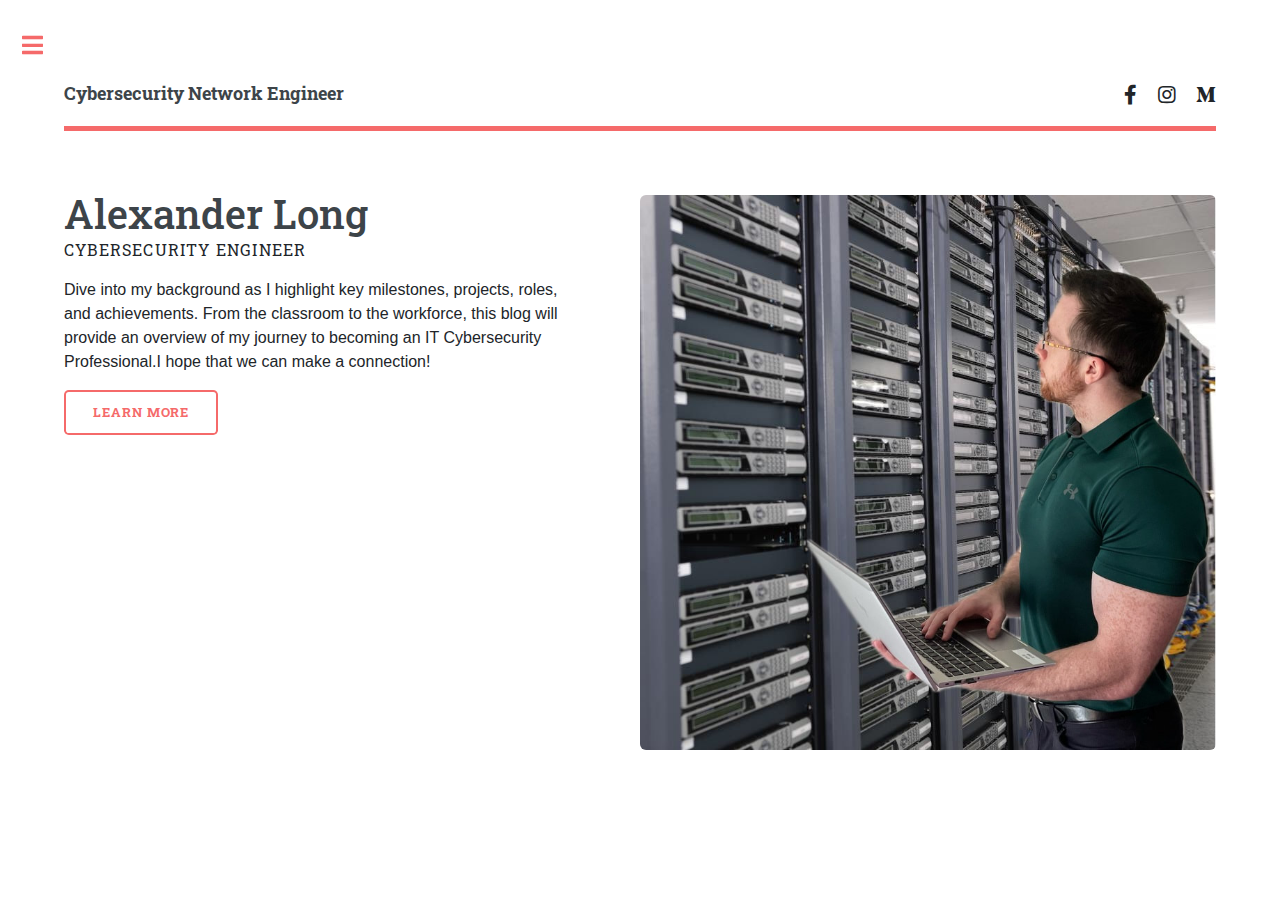
<file: index.html>
<!DOCTYPE HTML>
<!--
	Editorial by HTML5 UP
	html5up.net | @ajlkn
	Free for personal and commercial use under the CCA 3.0 license (html5up.net/license)
-->
<html>
	<head>
		<title>Editorial by HTML5 UP</title>
		<meta charset="utf-8" />
		<meta name="viewport" content="width=device-width, initial-scale=1, user-scalable=no" />
		<link rel="stylesheet" href="assets/css/main.css" />
	</head>
<title>Skills Section</title>
<!-- Bootstrap CSS -->
<link rel="stylesheet" href="https://stackpath.bootstrapcdn.com/bootstrap/4.5.2/css/bootstrap.min.css" integrity="sha384-JcKb8q3iqJ61gNV9KGb8thSsNjpSL0n8PARn9HuZOnIxN0hoP+VmmDGMN5t9UJ0Z" crossorigin="anonymous">
<style>
/* Custom CSS for progress bars */
.progress-wrap {
    margin-bottom: 30px;
}
</style>	
	<body class="is-preload">

		<!-- Wrapper -->
			<div id="wrapper">

				<!-- Main -->
					<div id="main">
						<div class="inner">

							<!-- Header -->
								<header id="header">
									<a href="index.html" class="logo"><strong>Cybersecurity Network Engineer</strong> </a>
									<ul class="icons">
										<li><a href="#" class="icon brands fa-facebook-f"><span class="label">Facebook</span></a></li>
										<li><a href="#" class="icon brands fa-instagram"><span class="label">Instagram</span></a></li>
										<li><a href="#" class="icon brands fa-medium-m"><span class="label">Medium</span></a></li>
									</ul>
								</header>

							<!-- Banner -->
								<section id="banner">
									<div class="content">
										<header>
											<h1>Alexander Long<br /></h1>
											<p>Cybersecurity Engineer</p>
										</header>
										<p>Dive into my background as I highlight key milestones, projects, roles, and achievements. From the classroom to the workforce, this blog will provide an overview of my journey to becoming an ​IT Cybersecurity Professional.
											​I hope that we can make a connection!</p>
										<ul class="actions">
											<li><a href="#" class="button big">Learn More</a></li>
										</ul>
									</div>
									<span class="image object">
										<img src="images/pic10a.jpg" alt="" />
									</span>
								</section>


							<!-- Bootstrap JS and dependencies for skill bar -->
							<script src="https://code.jquery.com/jquery-3.5.1.slim.min.js" integrity="sha384-DfXdz2htPH0lsSSs5nCTpuj/zy4C+OGpamoFVy38MVBnE+IbbVYUew+OrCXaRkfj" crossorigin="anonymous"></script>
							<script src="https://cdn.jsdelivr.net/npm/@popperjs/core@2.5.2/dist/umd/popper.min.js" integrity="sha384-EE8WdsqJlJzBy6VQF5OGyXNEFVs7W5y04dMluj1i1z8Ec2RnI3ffXm0tJjyEZIiS" crossorigin="anonymous"></script>
							<script src="https://stackpath.bootstrapcdn.com/bootstrap/4.5.2/js/bootstrap.min.js" integrity="sha384-JcKb8q3iqJ61gNV9KGb8thSsNjpSL0n8PARn9HuZOnIxN0hoP+VmmDGMN5t9UJ0Z" crossorigin="anonymous"></script>
							
						</div>
					</div>

				<!-- Sidebar -->
					<div id="sidebar">
						<div class="inner">

							<!-- Search -->
								<section id="search" class="alt">
									<form method="post" action="#">
										<input type="text" name="query" id="query" placeholder="Search" />
									</form>
								</section>

							<!-- Menu -->
								<nav id="menu">
									<header class="major">
										<h2>Menu</h2>
									</header>
									<ul>
										<li><a href="index.html">Home</a></li>
										<li><a href="generic.html">Experience</a></li>
										<li><a href="elements.html">Contact Me</a></li>
										<li>
											<span class="opener">Cybersecurity</span>
											<ul>
												<li><a href="#">Project 1</a></li>
												<li><a href="#">Project 2</a></li>
												<li><a href="#">Project 3</a></li>
												<li><a href="#">Project 4</a></li>
											</ul>
										</li>
										
										<li>
											<span class="opener">Network Design</span>
											<ul>
												<li><a href="#">Project 1</a></li>
												<li><a href="#">Project 2</a></li>
												<li><a href="#">Project 3</a></li>
												<li><a href="#">Project 4</a></li>
											</ul>
										</li>
										<li>
											<span class="opener">Devops</span>
											<ul>
												<li><a href="#">Project 1</a></li>
												<li><a href="#">Project 2</a></li>
												<li><a href="#">Project 3</a></li>
												<li><a href="#">Project 4</a></li>
											</ul>
										</li>
								</nav>

							<!-- Section -->
							

							<!-- Section -->
								<section>
									<header class="major">
										<h2>Get in touch</h2>
									</header>
									<p>I welcome the opportunity to connect with you! Whether you're interested in discussing potential collaborations, have inquiries about my work, or simply want to say hello, I'm here to assist. Feel free to reach out to me.</p>
									<ul class="contact">
										<li class="icon solid fa-envelope"><a href="#">Alexanderlongsta@gmail.com</a></li>
										<li class="icon solid fa-phone">919-607-5626</li>
										<li class="icon solid fa-home">Raleigh, North Carolina<br />
										</li>
									</ul>
								</section>

							<!-- Footer -->
								<footer id="footer">
									<p class="copyright">&copy; All rights reserved. <a href="https://unsplash.com"></a> <a href="https://html5up.net"></a></p>
								</footer>

						</div>
					</div>

			</div>

		<!-- Scripts -->
			<script src="assets/js/jquery.min.js"></script>
			<script src="assets/js/browser.min.js"></script>
			<script src="assets/js/breakpoints.min.js"></script>
			<script src="assets/js/util.js"></script>
			<script src="assets/js/main.js"></script>

	</body>
</html>
</file>
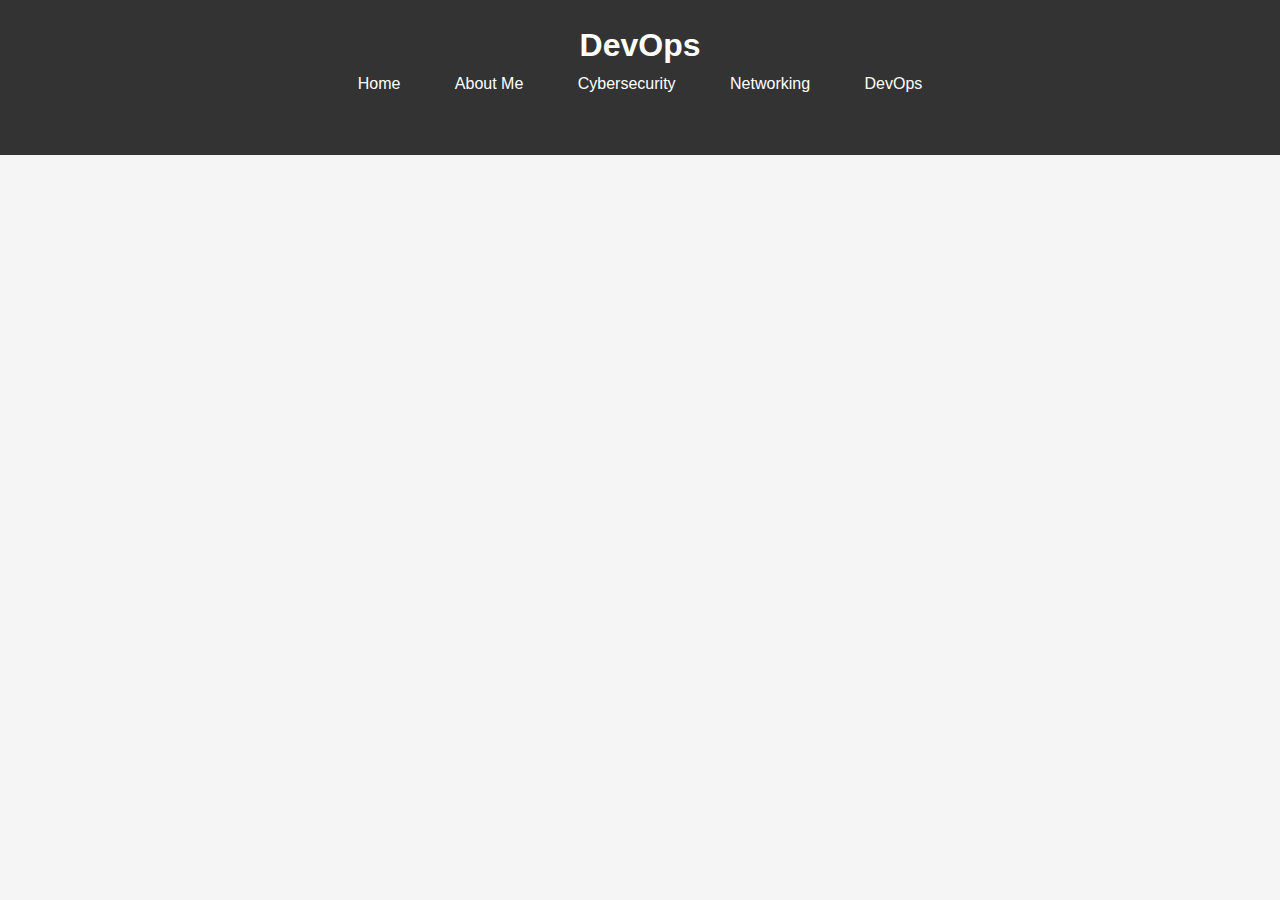
<file: Devops.html>
<!DOCTYPE html>
<html lang="en">
<head>
    <meta charset="UTF-8">
    <meta name="viewport" content="width=device-width, initial-scale=1.0">
    <title>DevOps</title>
    <link rel="stylesheet" href="styles/main.css">
</head>
<body>
    <header>
        <h1>DevOps</h1>
        <nav>
            <ul>
                <li><a href="index.html">Home</a></li>
                <li><a href="about.html">About Me</a></li>
                <li><a href="cybersecurity.html">Cybersecurity</a></li>
                <li><a href="networking.html">Networking</a></li>
                <li><a href="devops.html">DevOps</a></li>
            </ul>
        </nav>
    </header>
    <main>
        <p>This page showcases my DevOps skills and projects.</p>
    </main>
    <footer>
        <p>&copy; 2024 My Career Portfolio</p>
    </footer>
</body>
</html>
</file>
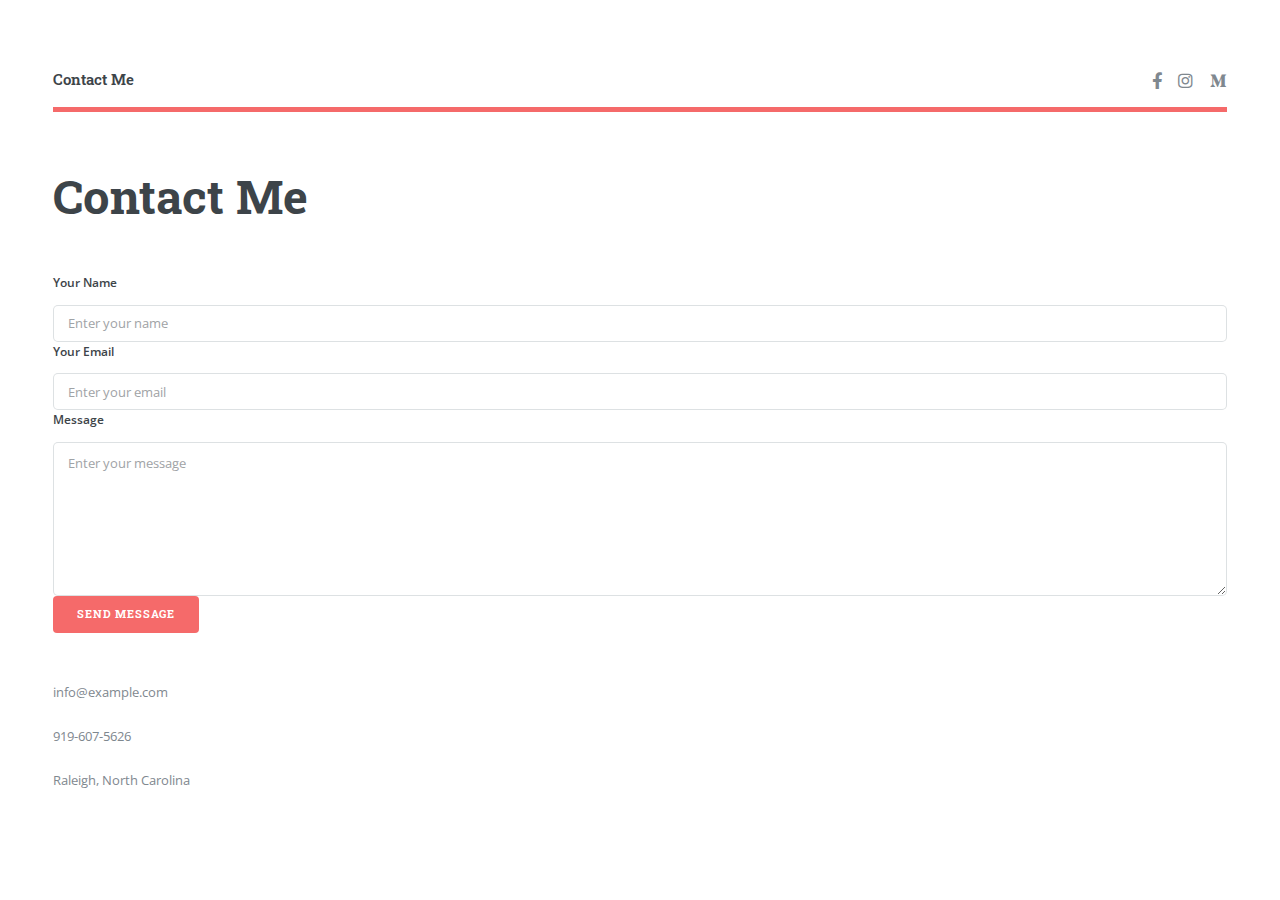
<file: elements.html>
<!DOCTYPE HTML>
<html>
<head>
    <title>Contact Me</title>
    <meta charset="utf-8" />
    <meta name="viewport" content="width=device-width, initial-scale=1" />
    <link rel="stylesheet" href="assets/css/main.css" />
</head>
<body class="is-preload">

    <!-- Wrapper -->
    <div id="wrapper">

        <!-- Main -->
        <div id="main">
            <div class="inner">

                <!-- Header -->
                <header id="header">
                    <a href="index.html" class="logo"><strong>Contact Me</strong></a>
                    <ul class="icons">
                        <li><a href="#" class="icon brands fa-facebook-f"><span class="label">Facebook</span></a></li>
                        <li><a href="#" class="icon brands fa-instagram"><span class="label">Instagram</span></a></li>
                        <li><a href="#" class="icon brands fa-medium-m"><span class="label">Medium</span></a></li>
                    </ul>
                </header>

                <!-- Content -->
                <section>
                    <header class="main">
                        <h1>Contact Me</h1>
                    </header>

                    <!-- Contact Form -->
                    <form method="post" action="#">
                        <div class="fields">
                            <div class="field half">
                                <label for="name">Your Name</label>
                                <input type="text" name="name" id="name" placeholder="Enter your name" />
                            </div>
                            <div class="field half">
                                <label for="email">Your Email</label>
                                <input type="email" name="email" id="email" placeholder="Enter your email" />
                            </div>
                            <div class="field">
                                <label for="message">Message</label>
                                <textarea name="message" id="message" rows="6" placeholder="Enter your message"></textarea>
                            </div>
                        </div>
                        <ul class="actions">
                            <li><input type="submit" value="Send Message" class="button primary" /></li>
                        </ul>
                    </form>

                    <!-- Contact Information -->
                    <section class="split">
                        <section>
                            <div class="contact-method">
                                <span><br>info@example.com</br></span>
                                <span><br>919-607-5626</br></span>
                                <span><br />Raleigh, North Carolina<br /></span>
                            </div>
                        </section>
                    </section>
                </section>
            </div>
        </div>

        <!-- Sidebar -->
        <div id="sidebar">
            <div class="inner">

                <!-- Search -->
                <section id="search">
                    <form method="post" action="#">
                        <input type="text" name="query" placeholder="Search" />
                    </form>
                </section>

                <!-- Menu -->
								<nav id="menu">
									<header class="major">
										<h2>Menu</h2>
									</header>
									<ul>
										<li><a href="index.html">Home</a></li>
										<li><a href="generic.html">Experience</a></li>
										<li><a href="elements.html">Contact Me</a></li>
										<li>
											<span class="opener">Cybersecurity</span>
											<ul>
												<li><a href="#">Project 1</a></li>
												<li><a href="#">Project 2</a></li>
												<li><a href="#">Project 3</a></li>
												<li><a href="#">Project 4</a></li>
											</ul>
										</li>
										
										<li>
											<span class="opener">Network Design</span>
											<ul>
												<li><a href="#">Project 1</a></li>
												<li><a href="#">Project 2</a></li>
												<li><a href="#">Project 3</a></li>
												<li><a href="#">Project 4</a></li>
											</ul>
										</li>
										<li>
											<span class="opener">Devops</span>
											<ul>
												<li><a href="#">Project 1</a></li>
												<li><a href="#">Project 2</a></li>
												<li><a href="#">Project 3</a></li>
												<li><a href="#">Project 4</a></li>
											</ul>
										</li>
								</nav>


    <!-- Scripts -->
    <script src="assets/js/main.js"></script>

</body>
</html>
</file>
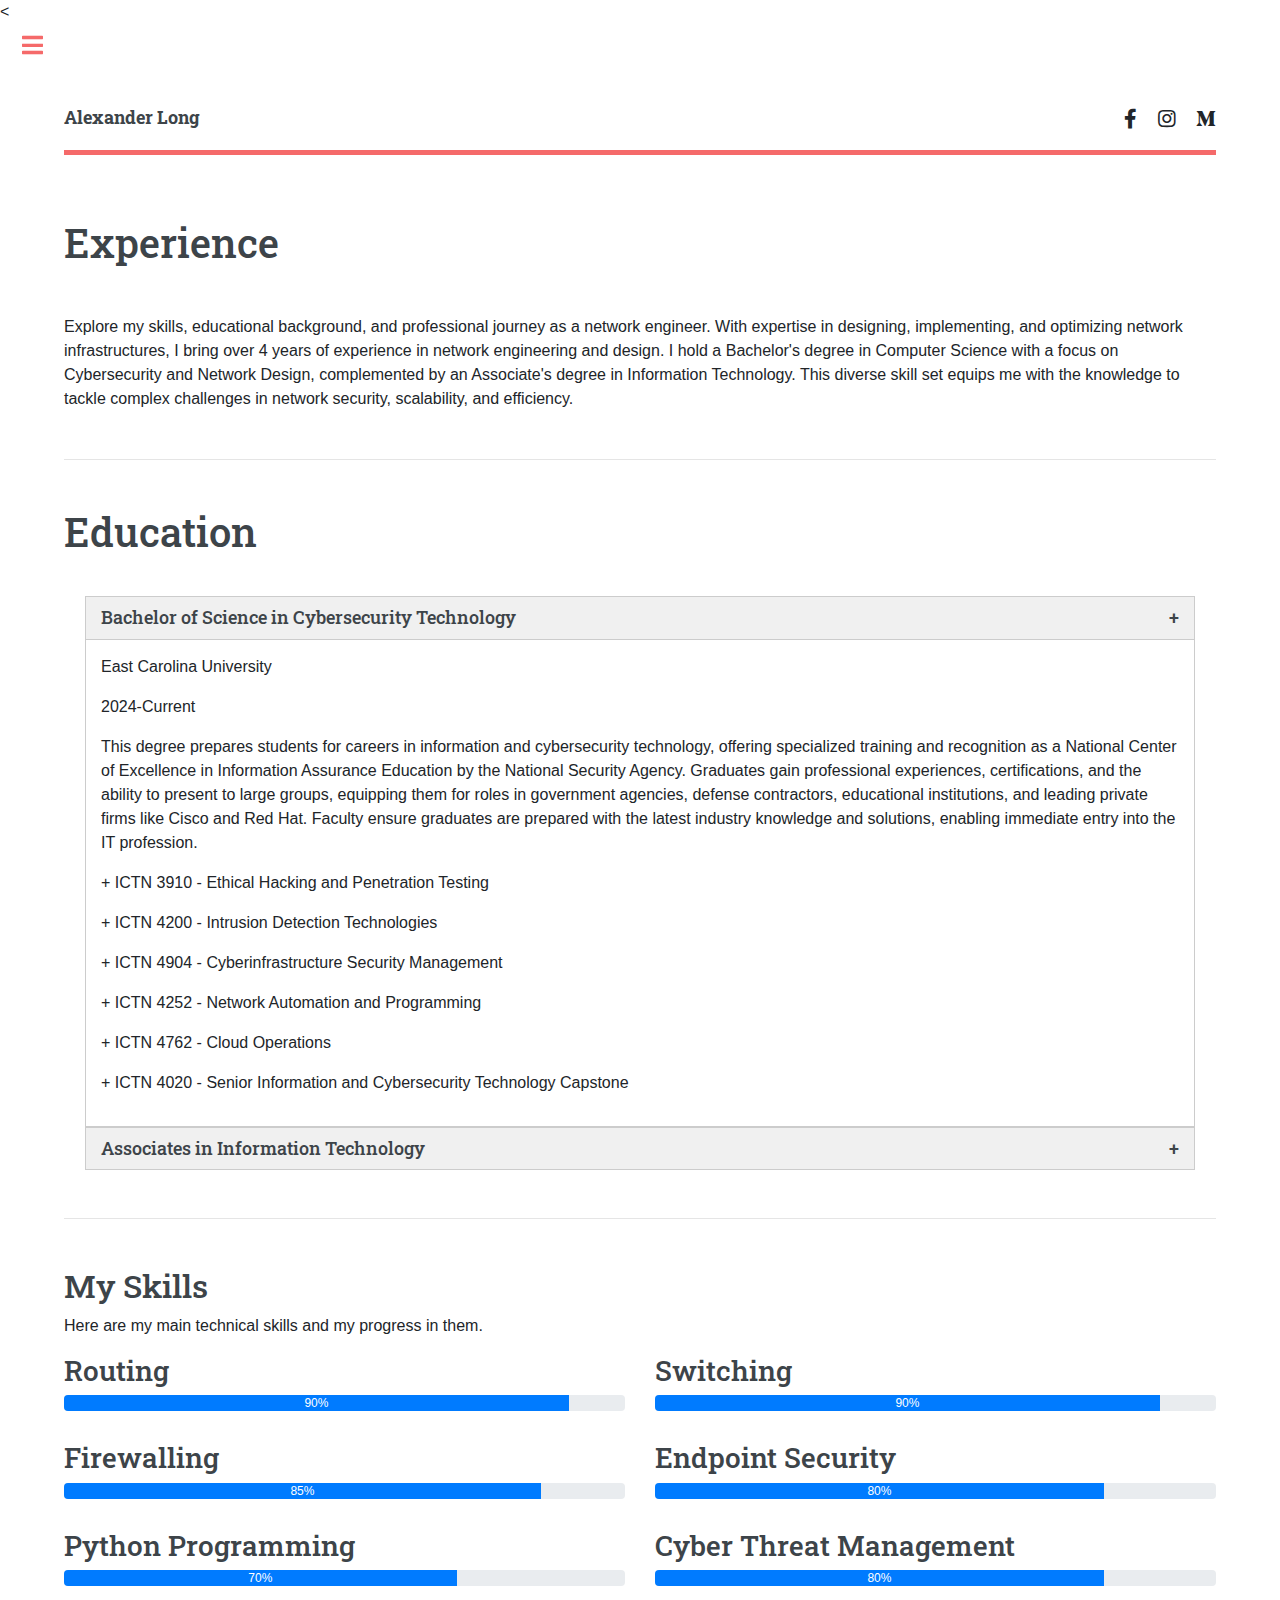
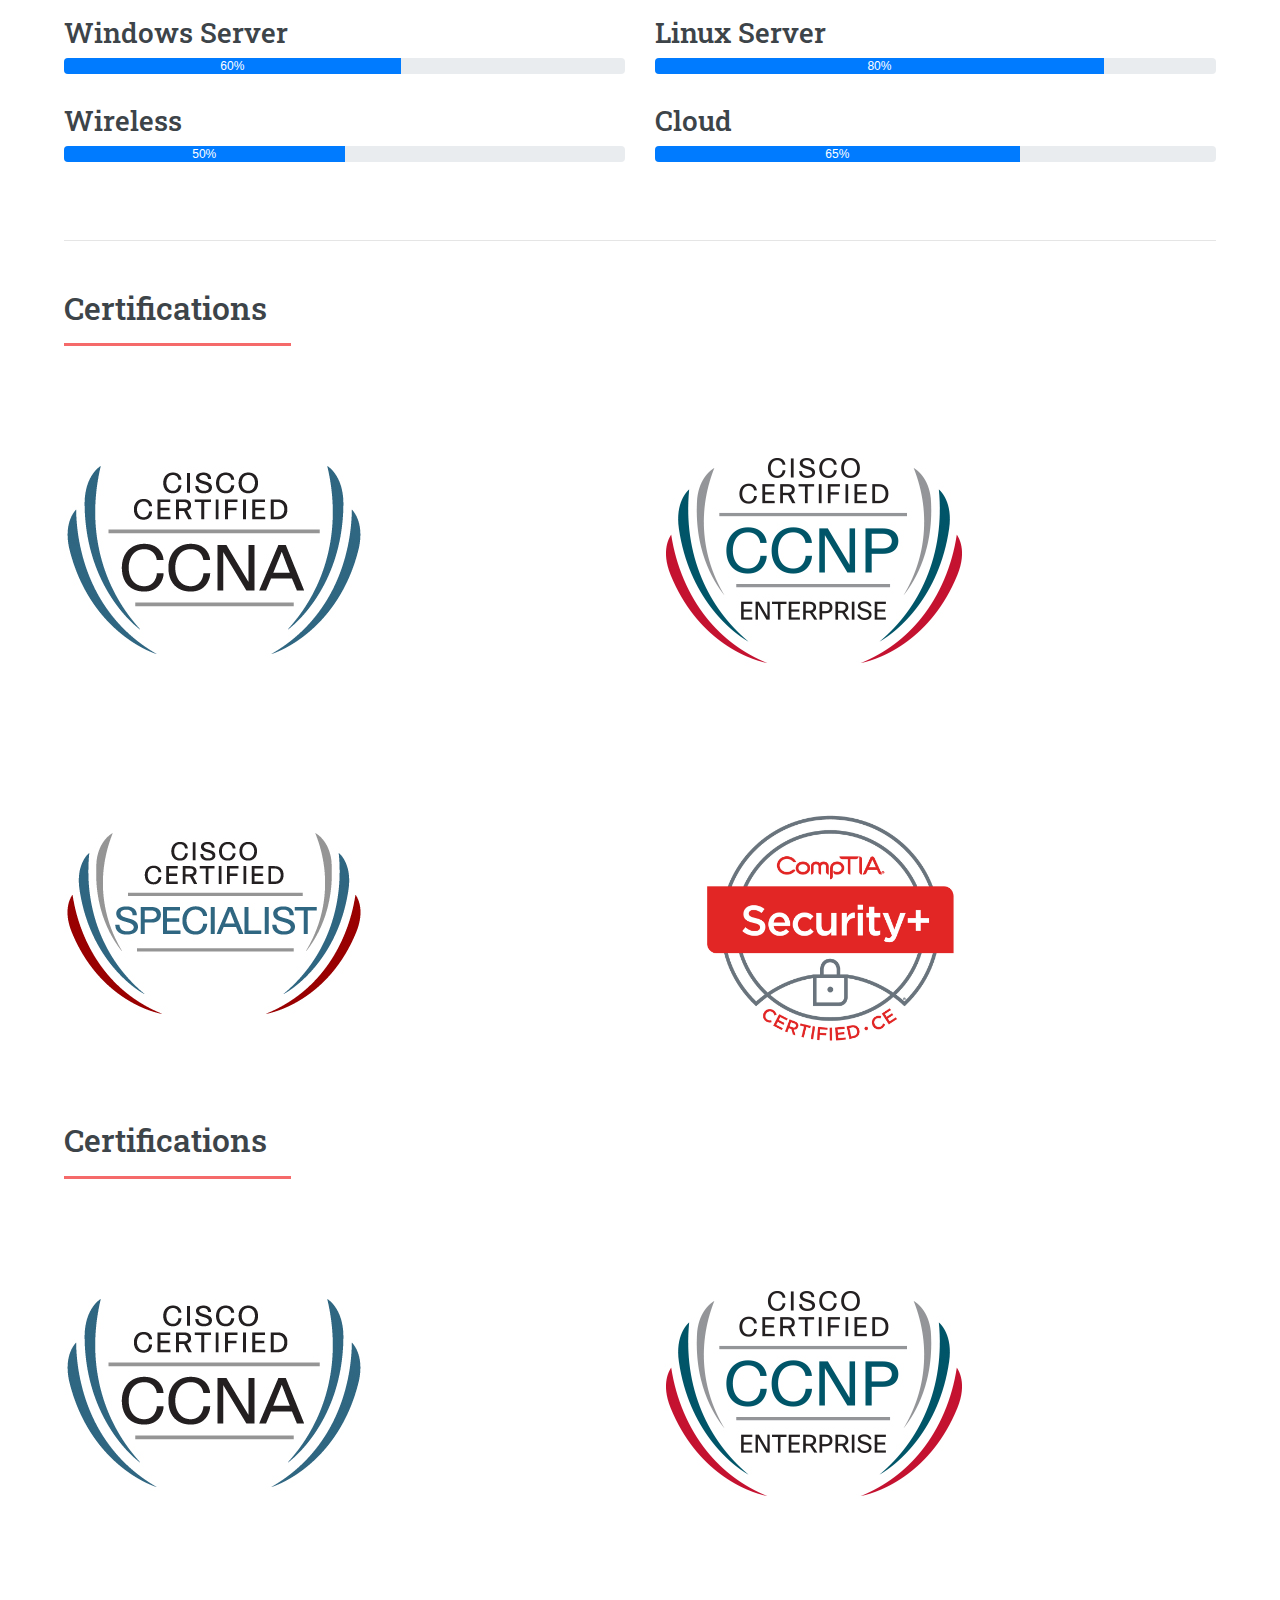
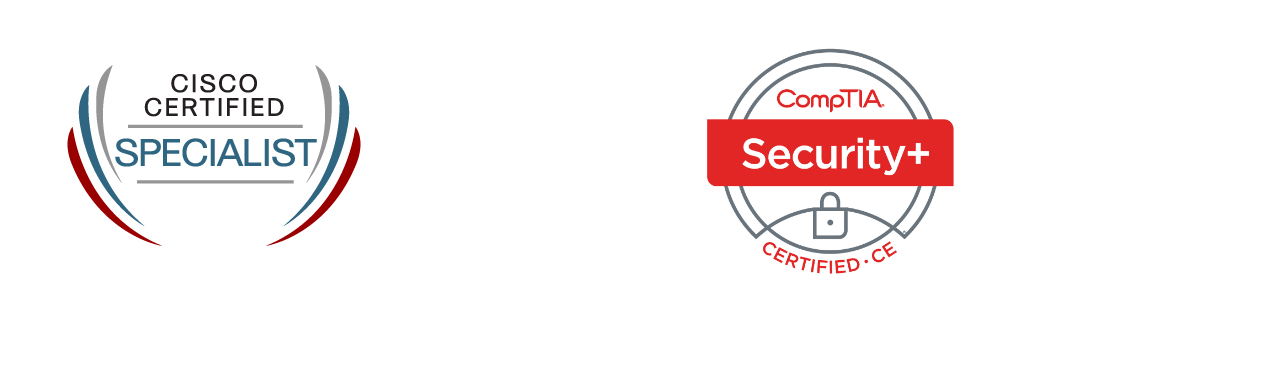
<file: generic.html>
<!DOCTYPE HTML>
<!--
	Editorial by HTML5 UP
	html5up.net | @ajlkn
	Free for personal and commercial use under the CCA 3.0 license (html5up.net/license)
-->
<html>
	<head>
		<title>Generic - Editorial by HTML5 UP</title>
		<meta charset="utf-8" />
		<meta name="viewport" content="width=device-width, initial-scale=1, user-scalable=no" />
		<link rel="stylesheet" href="assets/css/main.css" />
		<meta charset="UTF-8">
		<meta name="viewport" content="width=device-width, initial-scale=1.0">
		<title>Contact Me</title>
		<!-- Bootstrap CSS -->
		<link href="https://stackpath.bootstrapcdn.com/bootstrap/4.5.2/css/bootstrap.min.css" rel="stylesheet">
		<!-- jQuery (necessary for Bootstrap's JavaScript plugins) -->
		<script src="https://ajax.googleapis.com/ajax/libs/jquery/3.5.1/jquery.min.js"></script>
		<!-- Bootstrap JS -->
		<script src="https://stackpath.bootstrapcdn.com/bootstrap/4.5.2/js/bootstrap.min.js"></script>
	</head>
	<
	</head>
	<body class="is-preload">
		<!-- Bootstrap CSS -->
<link rel="stylesheet" href="https://stackpath.bootstrapcdn.com/bootstrap/4.5.2/css/bootstrap.min.css" integrity="sha384-JcKb8q3iqJ61gNV9KGb8thSsNjpSL0n8PARn9HuZOnIxN0hoP+VmmDGMN5t9UJ0Z" crossorigin="anonymous">
<style>
/* Custom CSS for progress bars */
.progress-wrap {
    margin-bottom: 30px;
}
</style>	
<style>
	.panel-heading {
		background-color: #f0f0f0;
		padding: 10px 15px;
		border: 1px solid #ccc;
		cursor: pointer;
	}
	.panel-body {
		padding: 15px;
		border: 1px solid #ccc;
		border-top: none;
	}
	.panel-title {
		margin: 0;
		font-size: 18px;
	}
	.plus-sign {
		float: right;
	}
</style>


		<!-- Wrapper -->
			<div id="wrapper">

				<!-- Main -->
					<div id="main">
						<div class="inner">

							<!-- Header -->
								<header id="header">
									<a href="index.html" class="logo"><strong>Alexander Long</strong></a>
									<ul class="icons">
										<li><a href="#" class="icon brands fa-facebook-f"><span class="label">Facebook</span></a></li>
										<li><a href="#" class="icon brands fa-instagram"><span class="label">Instagram</span></a></li>
										<li><a href="#" class="icon brands fa-medium-m"><span class="label">Medium</span></a></li>
									</ul>
								</header>

							<!-- Content -->
								<section>
									<div class="content">
										<header class="main">
											<h1>Experience</h1>
										</header>
								
										<div class="image-and-text">
											<div class="image main">
												
											</div>
								
											<div class="text">
												<p>Explore my skills, educational background, and professional journey as a network engineer.
												With expertise in designing, implementing, and optimizing network infrastructures, I bring over 4 years of experience in network engineering and design. 
												I hold a Bachelor's degree in Computer Science with a focus on Cybersecurity and Network Design, complemented by an Associate's degree in Information Technology.
												This diverse skill set equips me with the knowledge to tackle complex challenges in network security, scalability, and efficiency.</p>
											</div>
										</div>
								
									</div>
									<div class="content">
										<header class="main">
											<hr class="major" />
											<h1>Education</h1>
										</header>
										<div class="container">
											<div class="row">
												<div class="col-md-12 animate-box fadeInLeft animated" data-animate-effect="fadeInLeft">
													<div class="fancy-collapse-panel">
														<div class="panel-group" id="accordion" role="tablist" aria-multiselectable="true">
										
															<!-- Bachelor of Science in Cybersecurity Technology -->
															<div class="panel panel-default">
																<div class="panel-heading" role="tab" id="headingOne" data-toggle="collapse" data-target="#collapseOne" aria-expanded="true" aria-controls="collapseOne">
																	<h4 class="panel-title">
																		Bachelor of Science in Cybersecurity Technology
																		<span class="plus-sign">+</span>
																	</h4>
																</div>
																<div id="collapseOne" class="panel-collapse collapse show" role="tabpanel" aria-labelledby="headingOne">
																	<div class="panel-body">
																		<div class="text">
																			<p>East Carolina University</p>
																			<p>2024-Current</p>
																			<p>This degree prepares students for careers in information and cybersecurity technology, offering specialized training and recognition as a National Center of Excellence in Information Assurance Education by the National Security Agency. Graduates gain professional experiences, certifications, and the ability to present to large groups, equipping them for roles in government agencies, defense contractors, educational institutions, and leading private firms like Cisco and Red Hat. Faculty ensure graduates are prepared with the latest industry knowledge and solutions, enabling immediate entry into the IT profession.</p>
																			<p>+ ICTN 3910 - Ethical Hacking and Penetration Testing</p>
																			<p>+ ICTN 4200 - Intrusion Detection Technologies</p>
																			<p>+ ICTN 4904 - Cyberinfrastructure Security Management</p>
																			<p>+ ICTN 4252 - Network Automation and Programming</p>
																			<p>+ ICTN 4762 - Cloud Operations</p>
																			<p>+ ICTN 4020 - Senior Information and Cybersecurity Technology Capstone</p>

																		</div>
																	</div>
																</div>
															</div>
										
															<!-- Associates in Information Technology -->
															<div class="panel panel-default">
																<div class="panel-heading" role="tab" id="headingTwo" data-toggle="collapse" data-target="#collapseTwo" aria-expanded="false" aria-controls="collapseTwo">
																	<h4 class="panel-title">
																		Associates in Information Technology
																		<span class="plus-sign">+</span>
																	</h4>
																</div>
																<div id="collapseTwo" class="panel-collapse collapse" role="tabpanel" aria-labelledby="headingTwo">
																	<div class="panel-body">
																		<div class="text">
																			<p>Vance Granville CC</p>
																			<p>2019-2021</p>
																			<p></p>
																			<p>This degree prepares students for careers in information and cybersecurity technology, offering specialized training and recognition as a National Center of Excellence in Information Assurance Education by the National Security Agency. Graduates gain professional experiences, certifications, and the ability to present to large groups, equipping them for roles in government agencies, defense contractors, educational institutions, and leading private firms like Cisco and Red Hat. Faculty ensure graduates are prepared with the latest industry knowledge and solutions, enabling immediate entry into the IT profession.</p>
																			<p>+ CTI 120 Network & Security Foundation</p>
																			<p>+ NET 110 Networking Concepts</p>
																			<p>+ SEC 110 Security Concepts</p>
																			<p>+ CTI 141 Cloud & Storage Concepts</p>
																			<p>+ CSC 121 Python Programming</p>
																			<p>+ CCT 121 Computer Crime Investigating</p>
																		</div>
																	</div>
																</div>
															</div>
										
														</div>
													</div>
												</div>
											</div>
										</div>
									<hr class="major" />
									<!-- Skill Bars -->
							<section class="colorlib-skills" data-section="skills">
								<div class="colorlib-narrow-content">
									<div class="row">
										<div class="col-md-6 col-md-offset-3 col-md-pull-3 animate-box fadeInLeft animated" data-animate-effect="fadeInLeft">
											<h2 class="colorlib-heading animate-box fadeInUp animated">My Skills</h2>
										</div>
									</div>
									<div class="row">
										<div class="col-md-12 animate-box fadeInLeft animated" data-animate-effect="fadeInLeft">
											<p>Here are my main technical skills and my progress in them.</p>
										</div>
										<div class="col-md-6 animate-box fadeInLeft animated" data-animate-effect="fadeInLeft">
											<div class="progress-wrap">
												<h3>Routing</h3>
												<div class="progress">
													<div class="progress-bar color-1" role="progressbar" aria-valuenow="90" aria-valuemin="0" aria-valuemax="100" style="width:90%">
														<span>90%</span>
													</div>
												</div>
											</div>
										</div>
										<div class="col-md-6 animate-box fadeInRight animated" data-animate-effect="fadeInRight">
											<div class="progress-wrap">
												<h3>Switching</h3>
												<div class="progress">
													<div class="progress-bar color-2" role="progressbar" aria-valuenow="90" aria-valuemin="0" aria-valuemax="100" style="width:90%">
														<span>90%</span>
													</div>
												</div>
											</div>
										</div>
										<div class="col-md-6 animate-box fadeInLeft animated" data-animate-effect="fadeInLeft">
											<div class="progress-wrap">
												<h3>Firewalling</h3>
												<div class="progress">
													<div class="progress-bar color-3" role="progressbar" aria-valuenow="85" aria-valuemin="0" aria-valuemax="100" style="width:85%">
														<span>85%</span>
													</div>
												</div>
											</div>
										</div>
										<div class="col-md-6 animate-box fadeInRight animated" data-animate-effect="fadeInRight">
											<div class="progress-wrap">
												<h3>Endpoint Security</h3>
												<div class="progress">
													<div class="progress-bar color-4" role="progressbar" aria-valuenow="80" aria-valuemin="0" aria-valuemax="100" style="width:80%">
														<span>80%</span>
													</div>
												</div>
											</div>
										</div>
										<div class="col-md-6 animate-box fadeInLeft animated" data-animate-effect="fadeInLeft">
											<div class="progress-wrap">
												<h3>Python Programming</h3>
												<div class="progress">
													<div class="progress-bar color-5" role="progressbar" aria-valuenow="70" aria-valuemin="0" aria-valuemax="100" style="width:70%">
														<span>70%</span>
													</div>
												</div>
											</div>
										</div>
										<div class="col-md-6 animate-box fadeInRight animated" data-animate-effect="fadeInRight">
											<div class="progress-wrap">
												<h3>Cyber Threat Management</h3>
												<div class="progress">
													<div class="progress-bar color-6" role="progressbar" aria-valuenow="80" aria-valuemin="0" aria-valuemax="100" style="width:80%">
														<span>80%</span>
													</div>
												</div>
											</div>
										</div>
										<div class="col-md-6 animate-box fadeInLeft animated" data-animate-effect="fadeInLeft">
											<div class="progress-wrap">
												<h3>Windows Server</h3>
												<div class="progress">
													<div class="progress-bar color-7" role="progressbar" aria-valuenow="60" aria-valuemin="0" aria-valuemax="100" style="width:60%">
														<span>60%</span>
													</div>
												</div>
											</div>
										</div>
										<div class="col-md-6 animate-box fadeInRight animated" data-animate-effect="fadeInRight">
											<div class="progress-wrap">
												<h3>Linux Server</h3>
												<div class="progress">
													<div class="progress-bar color-8" role="progressbar" aria-valuenow="80" aria-valuemin="0" aria-valuemax="100" style="width:80%">
														<span>80%</span>
													</div>
												</div>
											</div>
										</div>
										<div class="col-md-6 animate-box fadeInLeft animated" data-animate-effect="fadeInLeft">
											<div class="progress-wrap">
												<h3>Wireless</h3>
												<div class="progress">
													<div class="progress-bar color-9" role="progressbar" aria-valuenow="50" aria-valuemin="0" aria-valuemax="100" style="width:50%">
														<span>50%</span>
													</div>
												</div>
											</div>
										</div>
										<div class="col-md-6 animate-box fadeInRight animated" data-animate-effect="fadeInRight">
											<div class="progress-wrap">
												<h3>Cloud</h3>
												<div class="progress">
													<div class="progress-bar color-10" role="progressbar" aria-valuenow="65" aria-valuemin="0" aria-valuemax="100" style="width:65%">
														<span>65%</span>
													</div>
												</div>
											</div>
										</div>
									</div>
								</div>
							</section>
							<!-- Skill bar ends -->
							<!-- Section -->
							<hr class="major">
							<section>
								<header class="major">
									<h2>Certifications</h2>
								</header>
								<div class="features">
									<article>
										<img src="images/ccna_large.jpg" alt="Cisco CCNA" />
										<div class="content">
											<h3></h3>
											<p></p>
										</div>
									</article>
									<article>
										<img src="images/CCNP_Enterprise_large.jpg" alt="Cisco CCNP" />
										<div class="content">
											<h3></h3>
											<p></p>
										</div>
									</article>
									<article>
										<img src="images/specialist_large.jpg" alt="Cisco ENSLD" />
										<div class="content">
											<h3></h3>
											<p></p>
										</div>
									</article>
									<article>
										<img src="images/SecurityPlus Logo Certified CE.jpg" alt="Comptia Sec+" class="shrink-image" class="shift-left" />
										<div class="content">
											<h3></h3>
											<p></p>
										</div>
									</article>
								</div>
							</section>
							<section>
								<header class="major">
									<h2>Certifications</h2>
								</header>
								<div class="features">
									<article>
										<img src="images/ccna_large.jpg" alt="Cisco CCNA" />
										<div class="content">
											<h3></h3>
											<p></p>
										</div>
									</article>
									<article>
										<img src="images/CCNP_Enterprise_large.jpg" alt="Cisco CCNP" />
										<div class="content">
											<h3></h3>
											<p></p>
										</div>
									</article>
									<article>
										<img src="images/specialist_large.jpg" alt="Cisco ENSLD" />
										<div class="content">
											<h3></h3>
											<p></p>
										</div>
									</article>
									<article>
										<img src="images/SecurityPlus Logo Certified CE.jpg" alt="Comptia Sec+" class="shrink-image" class="shift-left" />
										<div class="content">
											<h3></h3>
											<p></p>
										</div>
									</article>
								</div>
							</section>
								</section>

						</div>
					</div>
				<!-- Sidebar -->
					<div id="sidebar">
						<div class="inner">

							<!-- Search -->
								<section id="search" class="alt">
									<form method="post" action="#">
										<input type="text" name="query" id="query" placeholder="Search" />
									</form>
								</section>

							<!-- Menu -->
								<nav id="menu">
									<header class="major">
										<h2>Menu</h2>
									</header>
									<ul>
										<li><a href="index.html">Home</a></li>
										<li><a href="generic.html">Experience</a></li>
										<li><a href="elements.html">Contact Me</a></li>
										<li>
											<span class="opener">Cybersecurity</span>
											<ul>
												<li><a href="#">Project 1</a></li>
												<li><a href="#">Project 2</a></li>
												<li><a href="#">Project 3</a></li>
												<li><a href="#">Project 4</a></li>
											</ul>
										</li>
										
										<li>
											<span class="opener">Network Design</span>
											<ul>
												<li><a href="#">Project 1</a></li>
												<li><a href="#">Project 2</a></li>
												<li><a href="#">Project 3</a></li>
												<li><a href="#">Project 4</a></li>
											</ul>
										</li>
										<li>
											<span class="opener">Devops</span>
											<ul>
												<li><a href="#">Project 1</a></li>
												<li><a href="#">Project 2</a></li>
												<li><a href="#">Project 3</a></li>
												<li><a href="#">Project 4</a></li>
											</ul>
										</li>
								</nav>

							<!-- Section -->
								
							<!-- Section -->
							<section>
								<header class="major">
									<h2>Get in touch</h2>
								</header>
								<p>I welcome the opportunity to connect with you! Whether you're interested in discussing potential collaborations, have inquiries about my work, or simply want to say hello, I'm here to assist. Feel free to reach out to me.</p>
								<ul class="contact">
									<li class="icon solid fa-envelope"><a href="#">Alexanderlongsta@gmail.com</a></li>
									<li class="icon solid fa-phone">919-607-5626</li>
									<li class="icon solid fa-home">Raleigh, North Carolina<br />
									</li>
								</ul>
							</section>

							<!-- Footer -->
								<footer id="footer">
									<p class="copyright">&copy; Untitled. All rights reserved. Demo Images: <a href="https://unsplash.com">Unsplash</a>. Design: <a href="https://html5up.net">HTML5 UP</a>.</p>
								</footer>

						</div>
					</div>

			</div>

		<!-- Scripts -->
			<script src="assets/js/jquery.min.js"></script>
			<script src="assets/js/browser.min.js"></script>
			<script src="assets/js/breakpoints.min.js"></script>
			<script src="assets/js/util.js"></script>
			<script src="assets/js/main.js"></script>

	</body>
</html>
</file>
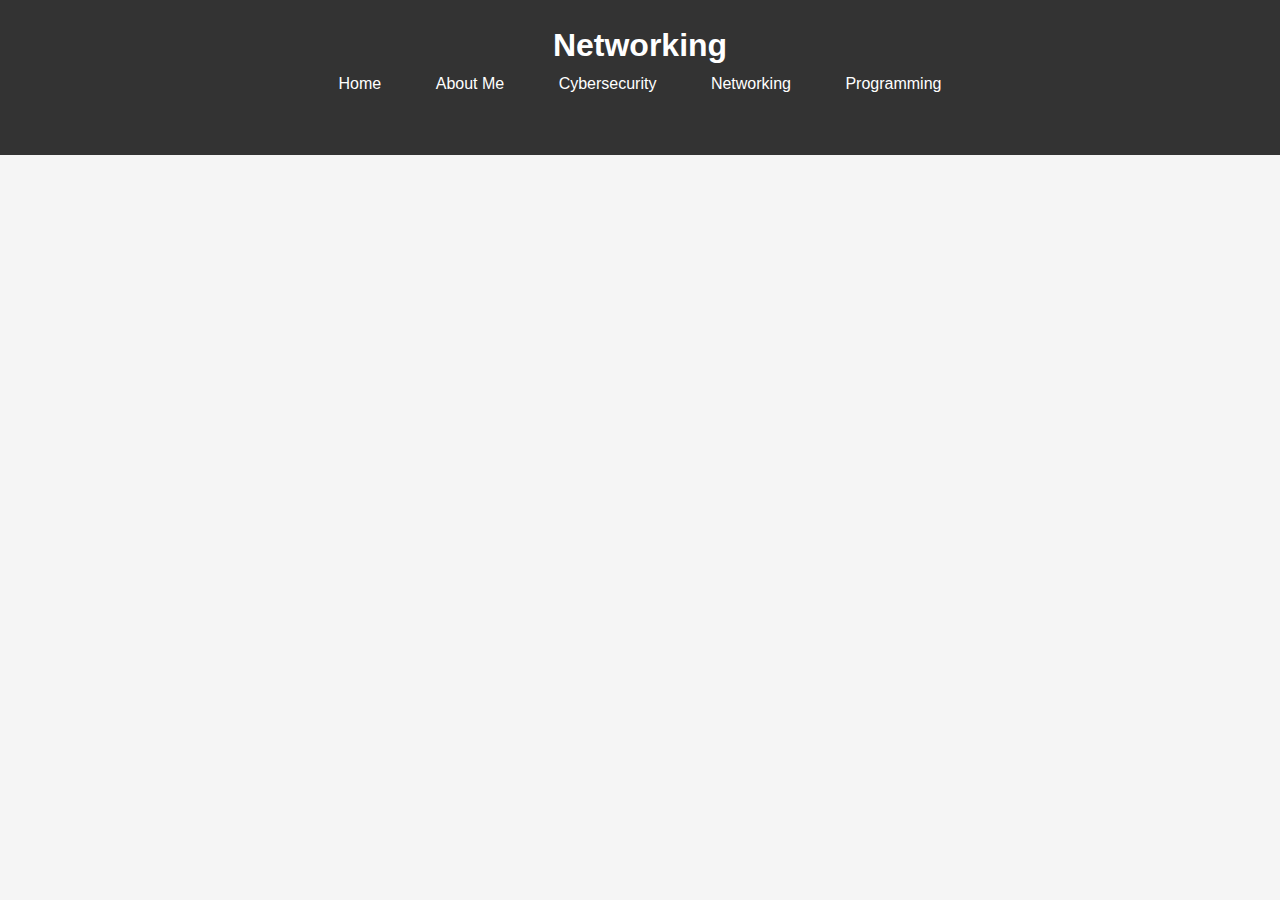
<file: Networking.html>
<!DOCTYPE html>
<html lang="en">
<head>
    <meta charset="UTF-8">
    <meta name="viewport" content="width=device-width, initial-scale=1.0">
    <title>Networking</title>
    <link rel="stylesheet" href="styles/main.css">
</head>
<body>
    <header>
        <h1>Networking</h1>
        <nav>
            <ul>
                <li><a href="index.html">Home</a></li>
                <li><a href="about.html">About Me</a></li>
                <li><a href="cybersecurity.html">Cybersecurity</a></li>
                <li><a href="networking.html">Networking</a></li>
                <li><a href="programming.html">Programming</a></li>
            </ul>
        </nav>
    </header>
    <main>
        <p>This page highlights my networking skills and projects.</p>
    </main>
    <footer>
        <p>&copy; 2024 My Career Portfolio</p>
    </footer>
</body>
</html>
</file>
<file: styles/main.css>
/* styles/advanced.css */
body {
    font-family: 'Roboto', sans-serif;
    line-height: 1.6;
    background-color: #f5f5f5;
    color: #333;
    margin: 0;
    padding: 0;
}

.container {
    max-width: 1200px;
    margin: 0 auto;
    padding: 0 20px;
}

header {
    background-color: #333;
    color: #fff;
    padding: 20px 0;
    position: fixed;
    width: 100%;
    top: 0;
    z-index: 1000;
}

header h1 {
    font-size: 2rem;
    margin: 0;
    text-align: center;
}

nav ul {
    list-style-type: none;
    margin: 0;
    padding: 0;
    text-align: center;
}

nav ul li {
    display: inline-block;
    margin: 0 10px;
}

nav ul li a {
    color: #fff;
    text-decoration: none;
    padding: 10px 15px;
    transition: background-color 0.3s ease;
}

nav ul li a:hover {
    background-color: #555;
}

.section {
    padding: 100px 0;
    text-align: center;
}

.section h2 {
    font-size: 2.5rem;
    margin-bottom: 20px;
}

.section p {
    font-size: 1.1rem;
    line-height: 1.6;
}

footer {
    background-color: #333;
    color: #fff;
    padding: 20px 0;
    text-align: center;
}

@media (max-width: 768px) {
    header {
        padding: 15px 0;
    }
    header h1 {
        font-size: 1.8rem;
    }
    nav ul li a {
        padding: 8px 12px;
    }
    .section h2 {
        font-size: 2rem;
    }
    .section p {
        font-size: 1rem;
    }
}

@media (max-width: 480px) {
    header h1 {
        font-size: 1.5rem;
    }
    nav ul li a {
        padding: 6px 10px;
    }
}
</file>
<file: assets/css/main.css>
@import url(fontawesome-all.min.css);
@import url("https://fonts.googleapis.com/css?family=Open+Sans:400,600,400italic,600italic|Roboto+Slab:400,700");
/*
	Editorial by HTML5 UP
	html5up.net | @ajlkn
	Free for personal and commercial use under the CCA 3.0 license (html5up.net/license)
*/
html, body, div, span, applet, object,
iframe, h1, h2, h3, h4, h5, h6, p, blockquote,
pre, a, abbr, acronym, address, big, cite,
code, del, dfn, em, img, ins, kbd, q, s, samp,
small, strike, strong, sub, sup, tt, var, b,
u, i, center, dl, dt, dd, ol, ul, li, fieldset,
form, label, legend, table, caption, tbody,
tfoot, thead, tr, th, td, article, aside,
canvas, details, embed, figure, figcaption,
footer, header, hgroup, menu, nav, output, ruby,
section, summary, time, mark, audio, video {
  margin: 0;
  padding: 0;
  border: 0;
  font-size: 100%;
  font: inherit;
  vertical-align: baseline; }

article, aside, details, figcaption, figure,
footer, header, hgroup, menu, nav, section {
  display: block; }

body {
  line-height: 1; }

ol, ul {
  list-style: none; }

blockquote, q {
  quotes: none; }
  blockquote:before, blockquote:after, q:before, q:after {
    content: '';
    content: none; }

table {
  border-collapse: collapse;
  border-spacing: 0; }

body {
  -webkit-text-size-adjust: none; }

mark {
  background-color: transparent;
  color: inherit; }

input::-moz-focus-inner {
  border: 0;
  padding: 0; }

input, select, textarea {
  -moz-appearance: none;
  -webkit-appearance: none;
  -ms-appearance: none;
  appearance: none; }

/* Basic */
@-ms-viewport {
  width: device-width; }

body {
  -ms-overflow-style: scrollbar; }

@media screen and (max-width: 480px) {
  html, body {
    min-width: 320px; } }

html {
  box-sizing: border-box; }

*, *:before, *:after {
  box-sizing: inherit; }

body {
  background: #ffffff; }
  body.is-preload *, body.is-preload *:before, body.is-preload *:after, body.is-resizing *, body.is-resizing *:before, body.is-resizing *:after {
    -moz-animation: none !important;
    -webkit-animation: none !important;
    -ms-animation: none !important;
    animation: none !important;
    -moz-transition: none !important;
    -webkit-transition: none !important;
    -ms-transition: none !important;
    transition: none !important; }

/* Type */
body, input, select, textarea {
  color: #7f888f;
  font-family: "Open Sans", sans-serif;
  font-size: 13pt;
  font-weight: 400;
  line-height: 1.65; }
  @media screen and (max-width: 1680px) {
    body, input, select, textarea {
      font-size: 11pt; } }
  @media screen and (max-width: 1280px) {
    body, input, select, textarea {
      font-size: 10pt; } }
  @media screen and (max-width: 360px) {
    body, input, select, textarea {
      font-size: 9pt; } }

a {
  -moz-transition: color 0.2s ease-in-out, border-bottom-color 0.2s ease-in-out;
  -webkit-transition: color 0.2s ease-in-out, border-bottom-color 0.2s ease-in-out;
  -ms-transition: color 0.2s ease-in-out, border-bottom-color 0.2s ease-in-out;
  transition: color 0.2s ease-in-out, border-bottom-color 0.2s ease-in-out;
  border-bottom: dotted 1px;
  color: #f56a6a;
  text-decoration: none; }
  a:hover {
    border-bottom-color: #f56a6a;
    color: #f56a6a !important; }
    a:hover strong {
      color: inherit; }

strong, b {
  color: #3d4449;
  font-weight: 600; }

em, i {
  font-style: italic; }

p {
  margin: 0 0 2em 0; }

h1, h2, h3, h4, h5, h6 {
  color: #3d4449;
  font-family: "Roboto Slab", serif;
  font-weight: 700;
  line-height: 1.5;
  margin: 0 0 1em 0; }
  h1 a, h2 a, h3 a, h4 a, h5 a, h6 a {
    color: inherit;
    text-decoration: none;
    border-bottom: 0; }

h1 {
  font-size: 4em;
  margin: 0 0 0.5em 0;
  line-height: 1.3; }

h2 {
  font-size: 1.75em; }

h3 {
  font-size: 1.25em; }

h4 {
  font-size: 1.1em; }

h5 {
  font-size: 0.9em; }

h6 {
  font-size: 0.7em; }

@media screen and (max-width: 1680px) {
  h1 {
    font-size: 3.5em; } }

@media screen and (max-width: 980px) {
  h1 {
    font-size: 3.25em; } }

@media screen and (max-width: 736px) {
  h1 {
    font-size: 2em;
    line-height: 1.4; }
  h2 {
    font-size: 1.5em; } }

sub {
  font-size: 0.8em;
  position: relative;
  top: 0.5em; }

sup {
  font-size: 0.8em;
  position: relative;
  top: -0.5em; }

blockquote {
  border-left: solid 3px rgba(210, 215, 217, 0.75);
  font-style: italic;
  margin: 0 0 2em 0;
  padding: 0.5em 0 0.5em 2em; }

code {
  background: rgba(230, 235, 237, 0.25);
  border-radius: 0.375em;
  border: solid 1px rgba(210, 215, 217, 0.75);
  font-family: "Courier New", monospace;
  font-size: 0.9em;
  margin: 0 0.25em;
  padding: 0.25em 0.65em; }

pre {
  -webkit-overflow-scrolling: touch;
  font-family: "Courier New", monospace;
  font-size: 0.9em;
  margin: 0 0 2em 0; }
  pre code {
    display: block;
    line-height: 1.75;
    padding: 1em 1.5em;
    overflow-x: auto; }

hr {
  border: 0;
  border-bottom: solid 1px rgba(210, 215, 217, 0.75);
  margin: 2em 0; }
  hr.major {
    margin: 3em 0; }

.align-left {
  text-align: left; }

.align-center {
  text-align: center; }

.align-right {
  text-align: right; }

/* Row */
.row {
  display: flex;
  flex-wrap: wrap;
  box-sizing: border-box;
  align-items: stretch; }
  .row > * {
    box-sizing: border-box; }
  .row.gtr-uniform > * > :last-child {
    margin-bottom: 0; }
  .row.aln-left {
    justify-content: flex-start; }
  .row.aln-center {
    justify-content: center; }
  .row.aln-right {
    justify-content: flex-end; }
  .row.aln-top {
    align-items: flex-start; }
  .row.aln-middle {
    align-items: center; }
  .row.aln-bottom {
    align-items: flex-end; }
  .row > .imp {
    order: -1; }
  .row > .col-1 {
    width: 8.33333%; }
  .row > .off-1 {
    margin-left: 8.33333%; }
  .row > .col-2 {
    width: 16.66667%; }
  .row > .off-2 {
    margin-left: 16.66667%; }
  .row > .col-3 {
    width: 25%; }
  .row > .off-3 {
    margin-left: 25%; }
  .row > .col-4 {
    width: 33.33333%; }
  .row > .off-4 {
    margin-left: 33.33333%; }
  .row > .col-5 {
    width: 41.66667%; }
  .row > .off-5 {
    margin-left: 41.66667%; }
  .row > .col-6 {
    width: 50%; }
  .row > .off-6 {
    margin-left: 50%; }
  .row > .col-7 {
    width: 58.33333%; }
  .row > .off-7 {
    margin-left: 58.33333%; }
  .row > .col-8 {
    width: 66.66667%; }
  .row > .off-8 {
    margin-left: 66.66667%; }
  .row > .col-9 {
    width: 75%; }
  .row > .off-9 {
    margin-left: 75%; }
  .row > .col-10 {
    width: 83.33333%; }
  .row > .off-10 {
    margin-left: 83.33333%; }
  .row > .col-11 {
    width: 91.66667%; }
  .row > .off-11 {
    margin-left: 91.66667%; }
  .row > .col-12 {
    width: 100%; }
  .row > .off-12 {
    margin-left: 100%; }
  .row.gtr-0 {
    margin-top: 0;
    margin-left: 0em; }
    .row.gtr-0 > * {
      padding: 0 0 0 0em; }
    .row.gtr-0.gtr-uniform {
      margin-top: 0em; }
      .row.gtr-0.gtr-uniform > * {
        padding-top: 0em; }
  .row.gtr-25 {
    margin-top: 0;
    margin-left: -0.375em; }
    .row.gtr-25 > * {
      padding: 0 0 0 0.375em; }
    .row.gtr-25.gtr-uniform {
      margin-top: -0.375em; }
      .row.gtr-25.gtr-uniform > * {
        padding-top: 0.375em; }
  .row.gtr-50 {
    margin-top: 0;
    margin-left: -0.75em; }
    .row.gtr-50 > * {
      padding: 0 0 0 0.75em; }
    .row.gtr-50.gtr-uniform {
      margin-top: -0.75em; }
      .row.gtr-50.gtr-uniform > * {
        padding-top: 0.75em; }
  .row {
    margin-top: 0;
    margin-left: -1.5em; }
    .row > * {
      padding: 0 0 0 1.5em; }
    .row.gtr-uniform {
      margin-top: -1.5em; }
      .row.gtr-uniform > * {
        padding-top: 1.5em; }
  .row.gtr-150 {
    margin-top: 0;
    margin-left: -2.25em; }
    .row.gtr-150 > * {
      padding: 0 0 0 2.25em; }
    .row.gtr-150.gtr-uniform {
      margin-top: -2.25em; }
      .row.gtr-150.gtr-uniform > * {
        padding-top: 2.25em; }
  .row.gtr-200 {
    margin-top: 0;
    margin-left: -3em; }
    .row.gtr-200 > * {
      padding: 0 0 0 3em; }
    .row.gtr-200.gtr-uniform {
      margin-top: -3em; }
      .row.gtr-200.gtr-uniform > * {
        padding-top: 3em; }
  @media screen and (max-width: 1680px) {
    .row {
      display: flex;
      flex-wrap: wrap;
      box-sizing: border-box;
      align-items: stretch; }
      .row > * {
        box-sizing: border-box; }
      .row.gtr-uniform > * > :last-child {
        margin-bottom: 0; }
      .row.aln-left {
        justify-content: flex-start; }
      .row.aln-center {
        justify-content: center; }
      .row.aln-right {
        justify-content: flex-end; }
      .row.aln-top {
        align-items: flex-start; }
      .row.aln-middle {
        align-items: center; }
      .row.aln-bottom {
        align-items: flex-end; }
      .row > .imp-xlarge {
        order: -1; }
      .row > .col-1-xlarge {
        width: 8.33333%; }
      .row > .off-1-xlarge {
        margin-left: 8.33333%; }
      .row > .col-2-xlarge {
        width: 16.66667%; }
      .row > .off-2-xlarge {
        margin-left: 16.66667%; }
      .row > .col-3-xlarge {
        width: 25%; }
      .row > .off-3-xlarge {
        margin-left: 25%; }
      .row > .col-4-xlarge {
        width: 33.33333%; }
      .row > .off-4-xlarge {
        margin-left: 33.33333%; }
      .row > .col-5-xlarge {
        width: 41.66667%; }
      .row > .off-5-xlarge {
        margin-left: 41.66667%; }
      .row > .col-6-xlarge {
        width: 50%; }
      .row > .off-6-xlarge {
        margin-left: 50%; }
      .row > .col-7-xlarge {
        width: 58.33333%; }
      .row > .off-7-xlarge {
        margin-left: 58.33333%; }
      .row > .col-8-xlarge {
        width: 66.66667%; }
      .row > .off-8-xlarge {
        margin-left: 66.66667%; }
      .row > .col-9-xlarge {
        width: 75%; }
      .row > .off-9-xlarge {
        margin-left: 75%; }
      .row > .col-10-xlarge {
        width: 83.33333%; }
      .row > .off-10-xlarge {
        margin-left: 83.33333%; }
      .row > .col-11-xlarge {
        width: 91.66667%; }
      .row > .off-11-xlarge {
        margin-left: 91.66667%; }
      .row > .col-12-xlarge {
        width: 100%; }
      .row > .off-12-xlarge {
        margin-left: 100%; }
      .row.gtr-0 {
        margin-top: 0;
        margin-left: 0em; }
        .row.gtr-0 > * {
          padding: 0 0 0 0em; }
        .row.gtr-0.gtr-uniform {
          margin-top: 0em; }
          .row.gtr-0.gtr-uniform > * {
            padding-top: 0em; }
      .row.gtr-25 {
        margin-top: 0;
        margin-left: -0.375em; }
        .row.gtr-25 > * {
          padding: 0 0 0 0.375em; }
        .row.gtr-25.gtr-uniform {
          margin-top: -0.375em; }
          .row.gtr-25.gtr-uniform > * {
            padding-top: 0.375em; }
      .row.gtr-50 {
        margin-top: 0;
        margin-left: -0.75em; }
        .row.gtr-50 > * {
          padding: 0 0 0 0.75em; }
        .row.gtr-50.gtr-uniform {
          margin-top: -0.75em; }
          .row.gtr-50.gtr-uniform > * {
            padding-top: 0.75em; }
      .row {
        margin-top: 0;
        margin-left: -1.5em; }
        .row > * {
          padding: 0 0 0 1.5em; }
        .row.gtr-uniform {
          margin-top: -1.5em; }
          .row.gtr-uniform > * {
            padding-top: 1.5em; }
      .row.gtr-150 {
        margin-top: 0;
        margin-left: -2.25em; }
        .row.gtr-150 > * {
          padding: 0 0 0 2.25em; }
        .row.gtr-150.gtr-uniform {
          margin-top: -2.25em; }
          .row.gtr-150.gtr-uniform > * {
            padding-top: 2.25em; }
      .row.gtr-200 {
        margin-top: 0;
        margin-left: -3em; }
        .row.gtr-200 > * {
          padding: 0 0 0 3em; }
        .row.gtr-200.gtr-uniform {
          margin-top: -3em; }
          .row.gtr-200.gtr-uniform > * {
            padding-top: 3em; } }
  @media screen and (max-width: 1280px) {
    .row {
      display: flex;
      flex-wrap: wrap;
      box-sizing: border-box;
      align-items: stretch; }
      .row > * {
        box-sizing: border-box; }
      .row.gtr-uniform > * > :last-child {
        margin-bottom: 0; }
      .row.aln-left {
        justify-content: flex-start; }
      .row.aln-center {
        justify-content: center; }
      .row.aln-right {
        justify-content: flex-end; }
      .row.aln-top {
        align-items: flex-start; }
      .row.aln-middle {
        align-items: center; }
      .row.aln-bottom {
        align-items: flex-end; }
      .row > .imp-large {
        order: -1; }
      .row > .col-1-large {
        width: 8.33333%; }
      .row > .off-1-large {
        margin-left: 8.33333%; }
      .row > .col-2-large {
        width: 16.66667%; }
      .row > .off-2-large {
        margin-left: 16.66667%; }
      .row > .col-3-large {
        width: 25%; }
      .row > .off-3-large {
        margin-left: 25%; }
      .row > .col-4-large {
        width: 33.33333%; }
      .row > .off-4-large {
        margin-left: 33.33333%; }
      .row > .col-5-large {
        width: 41.66667%; }
      .row > .off-5-large {
        margin-left: 41.66667%; }
      .row > .col-6-large {
        width: 50%; }
      .row > .off-6-large {
        margin-left: 50%; }
      .row > .col-7-large {
        width: 58.33333%; }
      .row > .off-7-large {
        margin-left: 58.33333%; }
      .row > .col-8-large {
        width: 66.66667%; }
      .row > .off-8-large {
        margin-left: 66.66667%; }
      .row > .col-9-large {
        width: 75%; }
      .row > .off-9-large {
        margin-left: 75%; }
      .row > .col-10-large {
        width: 83.33333%; }
      .row > .off-10-large {
        margin-left: 83.33333%; }
      .row > .col-11-large {
        width: 91.66667%; }
      .row > .off-11-large {
        margin-left: 91.66667%; }
      .row > .col-12-large {
        width: 100%; }
      .row > .off-12-large {
        margin-left: 100%; }
      .row.gtr-0 {
        margin-top: 0;
        margin-left: 0em; }
        .row.gtr-0 > * {
          padding: 0 0 0 0em; }
        .row.gtr-0.gtr-uniform {
          margin-top: 0em; }
          .row.gtr-0.gtr-uniform > * {
            padding-top: 0em; }
      .row.gtr-25 {
        margin-top: 0;
        margin-left: -0.375em; }
        .row.gtr-25 > * {
          padding: 0 0 0 0.375em; }
        .row.gtr-25.gtr-uniform {
          margin-top: -0.375em; }
          .row.gtr-25.gtr-uniform > * {
            padding-top: 0.375em; }
      .row.gtr-50 {
        margin-top: 0;
        margin-left: -0.75em; }
        .row.gtr-50 > * {
          padding: 0 0 0 0.75em; }
        .row.gtr-50.gtr-uniform {
          margin-top: -0.75em; }
          .row.gtr-50.gtr-uniform > * {
            padding-top: 0.75em; }
      .row {
        margin-top: 0;
        margin-left: -1.5em; }
        .row > * {
          padding: 0 0 0 1.5em; }
        .row.gtr-uniform {
          margin-top: -1.5em; }
          .row.gtr-uniform > * {
            padding-top: 1.5em; }
      .row.gtr-150 {
        margin-top: 0;
        margin-left: -2.25em; }
        .row.gtr-150 > * {
          padding: 0 0 0 2.25em; }
        .row.gtr-150.gtr-uniform {
          margin-top: -2.25em; }
          .row.gtr-150.gtr-uniform > * {
            padding-top: 2.25em; }
      .row.gtr-200 {
        margin-top: 0;
        margin-left: -3em; }
        .row.gtr-200 > * {
          padding: 0 0 0 3em; }
        .row.gtr-200.gtr-uniform {
          margin-top: -3em; }
          .row.gtr-200.gtr-uniform > * {
            padding-top: 3em; } }
  @media screen and (max-width: 980px) {
    .row {
      display: flex;
      flex-wrap: wrap;
      box-sizing: border-box;
      align-items: stretch; }
      .row > * {
        box-sizing: border-box; }
      .row.gtr-uniform > * > :last-child {
        margin-bottom: 0; }
      .row.aln-left {
        justify-content: flex-start; }
      .row.aln-center {
        justify-content: center; }
      .row.aln-right {
        justify-content: flex-end; }
      .row.aln-top {
        align-items: flex-start; }
      .row.aln-middle {
        align-items: center; }
      .row.aln-bottom {
        align-items: flex-end; }
      .row > .imp-medium {
        order: -1; }
      .row > .col-1-medium {
        width: 8.33333%; }
      .row > .off-1-medium {
        margin-left: 8.33333%; }
      .row > .col-2-medium {
        width: 16.66667%; }
      .row > .off-2-medium {
        margin-left: 16.66667%; }
      .row > .col-3-medium {
        width: 25%; }
      .row > .off-3-medium {
        margin-left: 25%; }
      .row > .col-4-medium {
        width: 33.33333%; }
      .row > .off-4-medium {
        margin-left: 33.33333%; }
      .row > .col-5-medium {
        width: 41.66667%; }
      .row > .off-5-medium {
        margin-left: 41.66667%; }
      .row > .col-6-medium {
        width: 50%; }
      .row > .off-6-medium {
        margin-left: 50%; }
      .row > .col-7-medium {
        width: 58.33333%; }
      .row > .off-7-medium {
        margin-left: 58.33333%; }
      .row > .col-8-medium {
        width: 66.66667%; }
      .row > .off-8-medium {
        margin-left: 66.66667%; }
      .row > .col-9-medium {
        width: 75%; }
      .row > .off-9-medium {
        margin-left: 75%; }
      .row > .col-10-medium {
        width: 83.33333%; }
      .row > .off-10-medium {
        margin-left: 83.33333%; }
      .row > .col-11-medium {
        width: 91.66667%; }
      .row > .off-11-medium {
        margin-left: 91.66667%; }
      .row > .col-12-medium {
        width: 100%; }
      .row > .off-12-medium {
        margin-left: 100%; }
      .row.gtr-0 {
        margin-top: 0;
        margin-left: 0em; }
        .row.gtr-0 > * {
          padding: 0 0 0 0em; }
        .row.gtr-0.gtr-uniform {
          margin-top: 0em; }
          .row.gtr-0.gtr-uniform > * {
            padding-top: 0em; }
      .row.gtr-25 {
        margin-top: 0;
        margin-left: -0.375em; }
        .row.gtr-25 > * {
          padding: 0 0 0 0.375em; }
        .row.gtr-25.gtr-uniform {
          margin-top: -0.375em; }
          .row.gtr-25.gtr-uniform > * {
            padding-top: 0.375em; }
      .row.gtr-50 {
        margin-top: 0;
        margin-left: -0.75em; }
        .row.gtr-50 > * {
          padding: 0 0 0 0.75em; }
        .row.gtr-50.gtr-uniform {
          margin-top: -0.75em; }
          .row.gtr-50.gtr-uniform > * {
            padding-top: 0.75em; }
      .row {
        margin-top: 0;
        margin-left: -1.5em; }
        .row > * {
          padding: 0 0 0 1.5em; }
        .row.gtr-uniform {
          margin-top: -1.5em; }
          .row.gtr-uniform > * {
            padding-top: 1.5em; }
      .row.gtr-150 {
        margin-top: 0;
        margin-left: -2.25em; }
        .row.gtr-150 > * {
          padding: 0 0 0 2.25em; }
        .row.gtr-150.gtr-uniform {
          margin-top: -2.25em; }
          .row.gtr-150.gtr-uniform > * {
            padding-top: 2.25em; }
      .row.gtr-200 {
        margin-top: 0;
        margin-left: -3em; }
        .row.gtr-200 > * {
          padding: 0 0 0 3em; }
        .row.gtr-200.gtr-uniform {
          margin-top: -3em; }
          .row.gtr-200.gtr-uniform > * {
            padding-top: 3em; } }
  @media screen and (max-width: 736px) {
    .row {
      display: flex;
      flex-wrap: wrap;
      box-sizing: border-box;
      align-items: stretch; }
      .row > * {
        box-sizing: border-box; }
      .row.gtr-uniform > * > :last-child {
        margin-bottom: 0; }
      .row.aln-left {
        justify-content: flex-start; }
      .row.aln-center {
        justify-content: center; }
      .row.aln-right {
        justify-content: flex-end; }
      .row.aln-top {
        align-items: flex-start; }
      .row.aln-middle {
        align-items: center; }
      .row.aln-bottom {
        align-items: flex-end; }
      .row > .imp-small {
        order: -1; }
      .row > .col-1-small {
        width: 8.33333%; }
      .row > .off-1-small {
        margin-left: 8.33333%; }
      .row > .col-2-small {
        width: 16.66667%; }
      .row > .off-2-small {
        margin-left: 16.66667%; }
      .row > .col-3-small {
        width: 25%; }
      .row > .off-3-small {
        margin-left: 25%; }
      .row > .col-4-small {
        width: 33.33333%; }
      .row > .off-4-small {
        margin-left: 33.33333%; }
      .row > .col-5-small {
        width: 41.66667%; }
      .row > .off-5-small {
        margin-left: 41.66667%; }
      .row > .col-6-small {
        width: 50%; }
      .row > .off-6-small {
        margin-left: 50%; }
      .row > .col-7-small {
        width: 58.33333%; }
      .row > .off-7-small {
        margin-left: 58.33333%; }
      .row > .col-8-small {
        width: 66.66667%; }
      .row > .off-8-small {
        margin-left: 66.66667%; }
      .row > .col-9-small {
        width: 75%; }
      .row > .off-9-small {
        margin-left: 75%; }
      .row > .col-10-small {
        width: 83.33333%; }
      .row > .off-10-small {
        margin-left: 83.33333%; }
      .row > .col-11-small {
        width: 91.66667%; }
      .row > .off-11-small {
        margin-left: 91.66667%; }
      .row > .col-12-small {
        width: 100%; }
      .row > .off-12-small {
        margin-left: 100%; }
      .row.gtr-0 {
        margin-top: 0;
        margin-left: 0em; }
        .row.gtr-0 > * {
          padding: 0 0 0 0em; }
        .row.gtr-0.gtr-uniform {
          margin-top: 0em; }
          .row.gtr-0.gtr-uniform > * {
            padding-top: 0em; }
      .row.gtr-25 {
        margin-top: 0;
        margin-left: -0.375em; }
        .row.gtr-25 > * {
          padding: 0 0 0 0.375em; }
        .row.gtr-25.gtr-uniform {
          margin-top: -0.375em; }
          .row.gtr-25.gtr-uniform > * {
            padding-top: 0.375em; }
      .row.gtr-50 {
        margin-top: 0;
        margin-left: -0.75em; }
        .row.gtr-50 > * {
          padding: 0 0 0 0.75em; }
        .row.gtr-50.gtr-uniform {
          margin-top: -0.75em; }
          .row.gtr-50.gtr-uniform > * {
            padding-top: 0.75em; }
      .row {
        margin-top: 0;
        margin-left: -1.5em; }
        .row > * {
          padding: 0 0 0 1.5em; }
        .row.gtr-uniform {
          margin-top: -1.5em; }
          .row.gtr-uniform > * {
            padding-top: 1.5em; }
      .row.gtr-150 {
        margin-top: 0;
        margin-left: -2.25em; }
        .row.gtr-150 > * {
          padding: 0 0 0 2.25em; }
        .row.gtr-150.gtr-uniform {
          margin-top: -2.25em; }
          .row.gtr-150.gtr-uniform > * {
            padding-top: 2.25em; }
      .row.gtr-200 {
        margin-top: 0;
        margin-left: -3em; }
        .row.gtr-200 > * {
          padding: 0 0 0 3em; }
        .row.gtr-200.gtr-uniform {
          margin-top: -3em; }
          .row.gtr-200.gtr-uniform > * {
            padding-top: 3em; } }
  @media screen and (max-width: 480px) {
    .row {
      display: flex;
      flex-wrap: wrap;
      box-sizing: border-box;
      align-items: stretch; }
      .row > * {
        box-sizing: border-box; }
      .row.gtr-uniform > * > :last-child {
        margin-bottom: 0; }
      .row.aln-left {
        justify-content: flex-start; }
      .row.aln-center {
        justify-content: center; }
      .row.aln-right {
        justify-content: flex-end; }
      .row.aln-top {
        align-items: flex-start; }
      .row.aln-middle {
        align-items: center; }
      .row.aln-bottom {
        align-items: flex-end; }
      .row > .imp-xsmall {
        order: -1; }
      .row > .col-1-xsmall {
        width: 8.33333%; }
      .row > .off-1-xsmall {
        margin-left: 8.33333%; }
      .row > .col-2-xsmall {
        width: 16.66667%; }
      .row > .off-2-xsmall {
        margin-left: 16.66667%; }
      .row > .col-3-xsmall {
        width: 25%; }
      .row > .off-3-xsmall {
        margin-left: 25%; }
      .row > .col-4-xsmall {
        width: 33.33333%; }
      .row > .off-4-xsmall {
        margin-left: 33.33333%; }
      .row > .col-5-xsmall {
        width: 41.66667%; }
      .row > .off-5-xsmall {
        margin-left: 41.66667%; }
      .row > .col-6-xsmall {
        width: 50%; }
      .row > .off-6-xsmall {
        margin-left: 50%; }
      .row > .col-7-xsmall {
        width: 58.33333%; }
      .row > .off-7-xsmall {
        margin-left: 58.33333%; }
      .row > .col-8-xsmall {
        width: 66.66667%; }
      .row > .off-8-xsmall {
        margin-left: 66.66667%; }
      .row > .col-9-xsmall {
        width: 75%; }
      .row > .off-9-xsmall {
        margin-left: 75%; }
      .row > .col-10-xsmall {
        width: 83.33333%; }
      .row > .off-10-xsmall {
        margin-left: 83.33333%; }
      .row > .col-11-xsmall {
        width: 91.66667%; }
      .row > .off-11-xsmall {
        margin-left: 91.66667%; }
      .row > .col-12-xsmall {
        width: 100%; }
      .row > .off-12-xsmall {
        margin-left: 100%; }
      .row.gtr-0 {
        margin-top: 0;
        margin-left: 0em; }
        .row.gtr-0 > * {
          padding: 0 0 0 0em; }
        .row.gtr-0.gtr-uniform {
          margin-top: 0em; }
          .row.gtr-0.gtr-uniform > * {
            padding-top: 0em; }
      .row.gtr-25 {
        margin-top: 0;
        margin-left: -0.375em; }
        .row.gtr-25 > * {
          padding: 0 0 0 0.375em; }
        .row.gtr-25.gtr-uniform {
          margin-top: -0.375em; }
          .row.gtr-25.gtr-uniform > * {
            padding-top: 0.375em; }
      .row.gtr-50 {
        margin-top: 0;
        margin-left: -0.75em; }
        .row.gtr-50 > * {
          padding: 0 0 0 0.75em; }
        .row.gtr-50.gtr-uniform {
          margin-top: -0.75em; }
          .row.gtr-50.gtr-uniform > * {
            padding-top: 0.75em; }
      .row {
        margin-top: 0;
        margin-left: -1.5em; }
        .row > * {
          padding: 0 0 0 1.5em; }
        .row.gtr-uniform {
          margin-top: -1.5em; }
          .row.gtr-uniform > * {
            padding-top: 1.5em; }
      .row.gtr-150 {
        margin-top: 0;
        margin-left: -2.25em; }
        .row.gtr-150 > * {
          padding: 0 0 0 2.25em; }
        .row.gtr-150.gtr-uniform {
          margin-top: -2.25em; }
          .row.gtr-150.gtr-uniform > * {
            padding-top: 2.25em; }
      .row.gtr-200 {
        margin-top: 0;
        margin-left: -3em; }
        .row.gtr-200 > * {
          padding: 0 0 0 3em; }
        .row.gtr-200.gtr-uniform {
          margin-top: -3em; }
          .row.gtr-200.gtr-uniform > * {
            padding-top: 3em; } }

/* Section/Article */
.shrink-image {
  max-width: 60%; /* Set the maximum width of the image */
  height: auto; /* Allow the image to scale proportionally */
}
.shift-left {
  margin-right: 40px; /* Adjust the margin as needed to shift the image to the left */
}


section.special, article.special {
  text-align: center; }

header p {
  font-family: "Roboto Slab", serif;
  font-size: 1em;
  font-weight: 400;
  letter-spacing: 0.075em;
  margin-top: -0.5em;
  text-transform: uppercase; }

header.major > :last-child {
  border-bottom: solid 3px #f56a6a;
  display: inline-block;
  margin: 0 0 2em 0;
  padding: 0 0.75em 0.5em 0; }

header.main > :last-child {
  margin: 0 0 1em 0; }

/* Form */
form {
  margin: 0 0 2em 0; }

label {
  color: #3d4449;
  display: block;
  font-size: 0.9em;
  font-weight: 600;
  margin: 0 0 1em 0; }

input[type="text"],
input[type="password"],
input[type="email"],
input[type="tel"],
input[type="search"],
input[type="url"],
select,
textarea {
  -moz-appearance: none;
  -webkit-appearance: none;
  -ms-appearance: none;
  appearance: none;
  background: #ffffff;
  border-radius: 0.375em;
  border: none;
  border: solid 1px rgba(210, 215, 217, 0.75);
  color: inherit;
  display: block;
  outline: 0;
  padding: 0 1em;
  text-decoration: none;
  width: 100%; }
  input[type="text"]:invalid,
  input[type="password"]:invalid,
  input[type="email"]:invalid,
  input[type="tel"]:invalid,
  input[type="search"]:invalid,
  input[type="url"]:invalid,
  select:invalid,
  textarea:invalid {
    box-shadow: none; }
  input[type="text"]:focus,
  input[type="password"]:focus,
  input[type="email"]:focus,
  input[type="tel"]:focus,
  input[type="search"]:focus,
  input[type="url"]:focus,
  select:focus,
  textarea:focus {
    border-color: #f56a6a;
    box-shadow: 0 0 0 1px #f56a6a; }

select {
  background-image: url("data:image/svg+xml;charset=utf8,%3Csvg xmlns='http://www.w3.org/2000/svg' width='40' height='40' preserveAspectRatio='none' viewBox='0 0 40 40'%3E%3Cpath d='M9.4,12.3l10.4,10.4l10.4-10.4c0.2-0.2,0.5-0.4,0.9-0.4c0.3,0,0.6,0.1,0.9,0.4l3.3,3.3c0.2,0.2,0.4,0.5,0.4,0.9 c0,0.4-0.1,0.6-0.4,0.9L20.7,31.9c-0.2,0.2-0.5,0.4-0.9,0.4c-0.3,0-0.6-0.1-0.9-0.4L4.3,17.3c-0.2-0.2-0.4-0.5-0.4-0.9 c0-0.4,0.1-0.6,0.4-0.9l3.3-3.3c0.2-0.2,0.5-0.4,0.9-0.4S9.1,12.1,9.4,12.3z' fill='rgba(210, 215, 217, 0.75)' /%3E%3C/svg%3E");
  background-size: 1.25em;
  background-repeat: no-repeat;
  background-position: calc(100% - 1em) center;
  height: 2.75em;
  padding-right: 2.75em;
  text-overflow: ellipsis; }
  select option {
    color: #3d4449;
    background: #ffffff; }
  select:focus::-ms-value {
    background-color: transparent; }
  select::-ms-expand {
    display: none; }

input[type="text"],
input[type="password"],
input[type="email"],
input[type="tel"],
input[type="search"],
input[type="url"],
select {
  height: 2.75em; }

textarea {
  padding: 0.75em 1em; }

input[type="checkbox"],
input[type="radio"] {
  -moz-appearance: none;
  -webkit-appearance: none;
  -ms-appearance: none;
  appearance: none;
  display: block;
  float: left;
  margin-right: -2em;
  opacity: 0;
  width: 1em;
  z-index: -1; }
  input[type="checkbox"] + label,
  input[type="radio"] + label {
    text-decoration: none;
    color: #7f888f;
    cursor: pointer;
    display: inline-block;
    font-size: 1em;
    font-weight: 400;
    padding-left: 2.4em;
    padding-right: 0.75em;
    position: relative; }
    input[type="checkbox"] + label:before,
    input[type="radio"] + label:before {
      -moz-osx-font-smoothing: grayscale;
      -webkit-font-smoothing: antialiased;
      display: inline-block;
      font-style: normal;
      font-variant: normal;
      text-rendering: auto;
      line-height: 1;
      text-transform: none !important;
      font-family: 'Font Awesome 5 Free';
      font-weight: 900; }
    input[type="checkbox"] + label:before,
    input[type="radio"] + label:before {
      background: #ffffff;
      border-radius: 0.375em;
      border: solid 1px rgba(210, 215, 217, 0.75);
      content: '';
      display: inline-block;
      font-size: 0.8em;
      height: 2.0625em;
      left: 0;
      line-height: 2.0625em;
      position: absolute;
      text-align: center;
      top: 0;
      width: 2.0625em; }
  input[type="checkbox"]:checked + label:before,
  input[type="radio"]:checked + label:before {
    background: #3d4449;
    border-color: #3d4449;
    color: #ffffff;
    content: '\f00c'; }
  input[type="checkbox"]:focus + label:before,
  input[type="radio"]:focus + label:before {
    border-color: #f56a6a;
    box-shadow: 0 0 0 1px #f56a6a; }

input[type="checkbox"] + label:before {
  border-radius: 0.375em; }

input[type="radio"] + label:before {
  border-radius: 100%; }

::-webkit-input-placeholder {
  color: #9fa3a6 !important;
  opacity: 1.0; }

:-moz-placeholder {
  color: #9fa3a6 !important;
  opacity: 1.0; }

::-moz-placeholder {
  color: #9fa3a6 !important;
  opacity: 1.0; }

:-ms-input-placeholder {
  color: #9fa3a6 !important;
  opacity: 1.0; }

/* Box */
.box {
  border-radius: 0.375em;
  border: solid 1px rgba(210, 215, 217, 0.75);
  margin-bottom: 2em;
  padding: 1.5em; }
  .box > :last-child,
  .box > :last-child > :last-child,
  .box > :last-child > :last-child > :last-child {
    margin-bottom: 0; }
  .box.alt {
    border: 0;
    border-radius: 0;
    padding: 0; }

/* Icon */
.icon {
  text-decoration: none;
  border-bottom: none;
  position: relative; }
  .icon:before {
    -moz-osx-font-smoothing: grayscale;
    -webkit-font-smoothing: antialiased;
    display: inline-block;
    font-style: normal;
    font-variant: normal;
    text-rendering: auto;
    line-height: 1;
    text-transform: none !important;
    font-family: 'Font Awesome 5 Free';
    font-weight: 400; }
  .icon > .label {
    display: none; }
  .icon:before {
    line-height: inherit; }
  .icon.solid:before {
    font-weight: 900; }
  .icon.brands:before {
    font-family: 'Font Awesome 5 Brands'; }



/* Edu container


/* Image */



.image {
  border-radius: 0.375em;
  border: 0;
  display: inline-block;
  position: relative; }
  .image img {
    border-radius: 0.375em;
    display: block; }
  .image.left, .image.right {
    max-width: 40%; }
    .image.left img, .image.right img {
      width: 100%; }
  .image.left {
    float: left;
    padding: 0 1.5em 1em 0;
    top: 0.25em; }
  .image.right {
    float: right;
    padding: 0 0 1em 1.5em;
    top: 0.25em; }
  .image.fit {
    display: block;
    margin: 0 0 2em 0;
    width: 100%; }
    .image.fit img {
      width: 100%; }
  .image.main {
    display: block;
    margin: 0 0 3em 0;
    width: 80%; }
    .image.main img {
      width: 80%; }

a.image {
  overflow: hidden; }
  a.image img {
    -moz-transition: -moz-transform 0.2s ease;
    -webkit-transition: -webkit-transform 0.2s ease;
    -ms-transition: -ms-transform 0.2s ease;
    transition: transform 0.2s ease; }
  a.image:hover img {
    -moz-transform: scale(1.075);
    -webkit-transform: scale(1.075);
    -ms-transform: scale(1.075);
    transform: scale(1.075); }

/* List */
ol {
  list-style: decimal;
  margin: 0 0 2em 0;
  padding-left: 1.25em; }
  ol li {
    padding-left: 0.25em; }

ul {
  list-style: disc;
  margin: 0 0 2em 0;
  padding-left: 1em; }
  ul li {
    padding-left: 0.5em; }
  ul.alt {
    list-style: none;
    padding-left: 0; }
    ul.alt li {
      border-top: solid 1px rgba(210, 215, 217, 0.75);
      padding: 0.5em 0; }
      ul.alt li:first-child {
        border-top: 0;
        padding-top: 0; }

dl {
  margin: 0 0 2em 0; }
  dl dt {
    display: block;
    font-weight: 600;
    margin: 0 0 1em 0; }
  dl dd {
    margin-left: 2em; }

/* Actions */
ul.actions {
  display: -moz-flex;
  display: -webkit-flex;
  display: -ms-flex;
  display: flex;
  cursor: default;
  list-style: none;
  margin-left: -1em;
  padding-left: 0; }
  ul.actions li {
    padding: 0 0 0 1em;
    vertical-align: middle; }
  ul.actions.special {
    -moz-justify-content: center;
    -webkit-justify-content: center;
    -ms-justify-content: center;
    justify-content: center;
    width: 100%;
    margin-left: 0; }
    ul.actions.special li:first-child {
      padding-left: 0; }
  ul.actions.stacked {
    -moz-flex-direction: column;
    -webkit-flex-direction: column;
    -ms-flex-direction: column;
    flex-direction: column;
    margin-left: 0; }
    ul.actions.stacked li {
      padding: 1.3em 0 0 0; }
      ul.actions.stacked li:first-child {
        padding-top: 0; }
  ul.actions.fit {
    width: calc(100% + 1em); }
    ul.actions.fit li {
      -moz-flex-grow: 1;
      -webkit-flex-grow: 1;
      -ms-flex-grow: 1;
      flex-grow: 1;
      -moz-flex-shrink: 1;
      -webkit-flex-shrink: 1;
      -ms-flex-shrink: 1;
      flex-shrink: 1;
      width: 100%; }
      ul.actions.fit li > * {
        width: 100%; }
    ul.actions.fit.stacked {
      width: 100%; }

/* Icons */
ul.icons {
  cursor: default;
  list-style: none;
  padding-left: 0; }
  ul.icons li {
    display: inline-block;
    padding: 0 1em 0 0; }
    ul.icons li:last-child {
      padding-right: 0; }
    ul.icons li .icon {
      color: inherit; }
      ul.icons li .icon:before {
        font-size: 1.25em; }

/* Contact */
ul.contact {
  list-style: none;
  padding: 0; }
  ul.contact li {
    text-decoration: none;
    border-top: solid 1px rgba(210, 215, 217, 0.75);
    margin: 1.5em 0 0 0;
    padding: 1.5em 0 0 3em;
    position: relative; }
    ul.contact li:before {
      -moz-osx-font-smoothing: grayscale;
      -webkit-font-smoothing: antialiased;
      display: inline-block;
      font-style: normal;
      font-variant: normal;
      text-rendering: auto;
      line-height: 1;
      text-transform: none !important;
      font-family: 'Font Awesome 5 Free';
      font-weight: 400; }
    ul.contact li:before {
      color: #f56a6a;
      display: inline-block;
      font-size: 1.5em;
      height: 1.125em;
      left: 0;
      line-height: 1.125em;
      position: absolute;
      text-align: center;
      top: 1em;
      width: 1.5em; }
    ul.contact li:first-child {
      border-top: 0;
      margin-top: 0;
      padding-top: 0; }
      ul.contact li:first-child:before {
        top: 0; }
    ul.contact li a {
      color: inherit; }

/* Pagination */
ul.pagination {
  cursor: default;
  list-style: none;
  padding-left: 0; }
  ul.pagination li {
    display: inline-block;
    padding-left: 0;
    vertical-align: middle; }
    ul.pagination li > .page {
      -moz-transition: background-color 0.2s ease-in-out, color 0.2s ease-in-out;
      -webkit-transition: background-color 0.2s ease-in-out, color 0.2s ease-in-out;
      -ms-transition: background-color 0.2s ease-in-out, color 0.2s ease-in-out;
      transition: background-color 0.2s ease-in-out, color 0.2s ease-in-out;
      border-bottom: 0;
      border-radius: 0.375em;
      display: inline-block;
      font-size: 0.8em;
      font-weight: 600;
      height: 2em;
      line-height: 2em;
      margin: 0 0.125em;
      min-width: 2em;
      padding: 0 0.5em;
      text-align: center; }
      ul.pagination li > .page.active {
        background-color: #f56a6a;
        color: #ffffff !important; }
        ul.pagination li > .page.active:hover {
          background-color: #f67878; }
        ul.pagination li > .page.active:active {
          background-color: #f45c5c; }
    ul.pagination li:first-child {
      padding-right: 0.75em; }
    ul.pagination li:last-child {
      padding-left: 0.75em; }
  @media screen and (max-width: 480px) {
    ul.pagination li:nth-child(n+2):nth-last-child(n+2) {
      display: none; }
    ul.pagination li:first-child {
      padding-right: 0; } }

/* Table */
.table-wrapper {
  -webkit-overflow-scrolling: touch;
  overflow-x: auto; }

table {
  margin: 0 0 2em 0;
  width: 100%; }
  table tbody tr {
    border: solid 1px rgba(210, 215, 217, 0.75);
    border-left: 0;
    border-right: 0; }
    table tbody tr:nth-child(2n + 1) {
      background-color: rgba(230, 235, 237, 0.25); }
  table td {
    padding: 0.75em 0.75em; }
  table th {
    color: #3d4449;
    font-size: 0.9em;
    font-weight: 600;
    padding: 0 0.75em 0.75em 0.75em;
    text-align: left; }
  table thead {
    border-bottom: solid 2px rgba(210, 215, 217, 0.75); }
  table tfoot {
    border-top: solid 2px rgba(210, 215, 217, 0.75); }
  table.alt {
    border-collapse: separate; }
    table.alt tbody tr td {
      border: solid 1px rgba(210, 215, 217, 0.75);
      border-left-width: 0;
      border-top-width: 0; }
      table.alt tbody tr td:first-child {
        border-left-width: 1px; }
    table.alt tbody tr:first-child td {
      border-top-width: 1px; }
    table.alt thead {
      border-bottom: 0; }
    table.alt tfoot {
      border-top: 0; }

/* Button */
input[type="submit"],
input[type="reset"],
input[type="button"],
button,
.button {
  -moz-appearance: none;
  -webkit-appearance: none;
  -ms-appearance: none;
  appearance: none;
  -moz-transition: background-color 0.2s ease-in-out, color 0.2s ease-in-out;
  -webkit-transition: background-color 0.2s ease-in-out, color 0.2s ease-in-out;
  -ms-transition: background-color 0.2s ease-in-out, color 0.2s ease-in-out;
  transition: background-color 0.2s ease-in-out, color 0.2s ease-in-out;
  background-color: transparent;
  border-radius: 0.375em;
  border: 0;
  box-shadow: inset 0 0 0 2px #f56a6a;
  color: #f56a6a !important;
  cursor: pointer;
  display: inline-block;
  font-family: "Roboto Slab", serif;
  font-size: 0.8em;
  font-weight: 700;
  height: 3.5em;
  letter-spacing: 0.075em;
  line-height: 3.5em;
  padding: 0 2.25em;
  text-align: center;
  text-decoration: none;
  text-transform: uppercase;
  white-space: nowrap; }
  input[type="submit"]:hover,
  input[type="reset"]:hover,
  input[type="button"]:hover,
  button:hover,
  .button:hover {
    background-color: rgba(245, 106, 106, 0.05); }
  input[type="submit"]:active,
  input[type="reset"]:active,
  input[type="button"]:active,
  button:active,
  .button:active {
    background-color: rgba(245, 106, 106, 0.15); }
  input[type="submit"].icon:before,
  input[type="reset"].icon:before,
  input[type="button"].icon:before,
  button.icon:before,
  .button.icon:before {
    margin-right: 0.5em; }
  input[type="submit"].fit,
  input[type="reset"].fit,
  input[type="button"].fit,
  button.fit,
  .button.fit {
    width: 100%; }
  input[type="submit"].small,
  input[type="reset"].small,
  input[type="button"].small,
  button.small,
  .button.small {
    font-size: 0.6em; }
  input[type="submit"].large,
  input[type="reset"].large,
  input[type="button"].large,
  button.large,
  .button.large {
    font-size: 1em;
    height: 3.65em;
    line-height: 3.65em; }
  input[type="submit"].primary,
  input[type="reset"].primary,
  input[type="button"].primary,
  button.primary,
  .button.primary {
    background-color: #f56a6a;
    box-shadow: none;
    color: #ffffff !important; }
    input[type="submit"].primary:hover,
    input[type="reset"].primary:hover,
    input[type="button"].primary:hover,
    button.primary:hover,
    .button.primary:hover {
      background-color: #f67878; }
    input[type="submit"].primary:active,
    input[type="reset"].primary:active,
    input[type="button"].primary:active,
    button.primary:active,
    .button.primary:active {
      background-color: #f45c5c; }
  input[type="submit"].disabled, input[type="submit"]:disabled,
  input[type="reset"].disabled,
  input[type="reset"]:disabled,
  input[type="button"].disabled,
  input[type="button"]:disabled,
  button.disabled,
  button:disabled,
  .button.disabled,
  .button:disabled {
    pointer-events: none;
    opacity: 0.25; }

/* Mini Posts */
.mini-posts article {
  border-top: solid 1px rgba(210, 215, 217, 0.75);
  margin-top: 2em;
  padding-top: 2em; }
  .mini-posts article .image {
    display: block;
    margin: 0 0 1.5em 0; }
    .mini-posts article .image img {
      display: block;
      width: 100%; }
  .mini-posts article:first-child {
    border-top: 0;
    margin-top: 0;
    padding-top: 0; }

/* Features */
.features {
  display: -moz-flex;
  display: -webkit-flex;
  display: -ms-flex;
  display: flex;
  -moz-flex-wrap: wrap;
  -webkit-flex-wrap: wrap;
  -ms-flex-wrap: wrap;
  flex-wrap: wrap;
  margin: 0 0 2em -3em;
  width: calc(100% + 3em); }
  .features article {
    -moz-align-items: center;
    -webkit-align-items: center;
    -ms-align-items: center;
    align-items: center;
    display: -moz-flex;
    display: -webkit-flex;
    display: -ms-flex;
    display: flex;
    margin: 0 0 3em 3em;
    position: relative;
    width: calc(50% - 3em); }
    .features article:nth-child(2n - 1) {
      margin-right: 1.5em; }
    .features article:nth-child(2n) {
      margin-left: 1.5em; }
    .features article:nth-last-child(1), .features article:nth-last-child(2) {
      margin-bottom: 0; }
    .features article .icon {
      -moz-flex-grow: 0;
      -webkit-flex-grow: 0;
      -ms-flex-grow: 0;
      flex-grow: 0;
      -moz-flex-shrink: 0;
      -webkit-flex-shrink: 0;
      -ms-flex-shrink: 0;
      flex-shrink: 0;
      display: block;
      height: 10em;
      line-height: 10em;
      margin: 0 2em 0 0;
      text-align: center;
      width: 10em; }
      .features article .icon:before {
        color: #f56a6a;
        font-size: 2.75rem;
        position: relative;
        top: 0.05em; }
      .features article .icon:after {
        -moz-transform: rotate(45deg);
        -webkit-transform: rotate(45deg);
        -ms-transform: rotate(45deg);
        transform: rotate(45deg);
        border-radius: 0.25rem;
        border: solid 2px rgba(210, 215, 217, 0.75);
        content: '';
        display: block;
        height: 7em;
        left: 50%;
        margin: -3.5em 0 0 -3.5em;
        position: absolute;
        top: 50%;
        width: 7em; }
    .features article .content {
      -moz-flex-grow: 1;
      -webkit-flex-grow: 1;
      -ms-flex-grow: 1;
      flex-grow: 1;
      -moz-flex-shrink: 1;
      -webkit-flex-shrink: 1;
      -ms-flex-shrink: 1;
      flex-shrink: 1;
      width: 100%; }
      .features article .content > :last-child {
        margin-bottom: 0; }
  @media screen and (max-width: 980px) {
    .features {
      margin: 0 0 2em 0;
      width: 100%; }
      .features article {
        margin: 0 0 3em 0;
        width: 100%; }
        .features article:nth-child(2n - 1) {
          margin-right: 0; }
        .features article:nth-child(2n) {
          margin-left: 0; }
        .features article:nth-last-child(1), .features article:nth-last-child(2) {
          margin-bottom: 3em; }
        .features article:last-child {
          margin-bottom: 0; }
        .features article .icon {
          height: 8em;
          line-height: 8em;
          width: 8em; }
          .features article .icon:before {
            font-size: 2.25rem; }
          .features article .icon:after {
            height: 6em;
            margin: -3em 0 0 -3em;
            width: 6em; } }
  @media screen and (max-width: 480px) {
    .features article {
      -moz-flex-direction: column;
      -webkit-flex-direction: column;
      -ms-flex-direction: column;
      flex-direction: column;
      -moz-align-items: -moz-flex-start;
      -webkit-align-items: -webkit-flex-start;
      -ms-align-items: -ms-flex-start;
      align-items: flex-start; }
      .features article .icon {
        height: 6em;
        line-height: 6em;
        margin: 0 0 1.5em 0;
        width: 6em; }
        .features article .icon:before {
          font-size: 1.5rem; }
        .features article .icon:after {
          height: 4em;
          margin: -2em 0 0 -2em;
          width: 4em; } }
  @media screen and (max-width: 480px) {
    .features article .icon:before {
      font-size: 1.25rem; } }

/* Posts */
.posts {
  display: -moz-flex;
  display: -webkit-flex;
  display: -ms-flex;
  display: flex;
  -moz-flex-wrap: wrap;
  -webkit-flex-wrap: wrap;
  -ms-flex-wrap: wrap;
  flex-wrap: wrap;
  margin: 0 0 2em -6em;
  width: calc(100% + 6em); }
  .posts article {
    -moz-flex-grow: 0;
    -webkit-flex-grow: 0;
    -ms-flex-grow: 0;
    flex-grow: 0;
    -moz-flex-shrink: 1;
    -webkit-flex-shrink: 1;
    -ms-flex-shrink: 1;
    flex-shrink: 1;
    margin: 0 0 6em 6em;
    position: relative;
    width: calc(33.33333% - 6em); }
    .posts article:before {
      background: rgba(210, 215, 217, 0.75);
      content: '';
      display: block;
      height: calc(100% + 6em);
      left: -3em;
      position: absolute;
      top: 0;
      width: 1px; }
    .posts article:after {
      background: rgba(210, 215, 217, 0.75);
      bottom: -3em;
      content: '';
      display: block;
      height: 1px;
      position: absolute;
      right: 0;
      width: calc(100% + 6em); }
    .posts article > :last-child {
      margin-bottom: 0; }
    .posts article .image {
      display: block;
      margin: 0 0 2em 0; }
      .posts article .image img {
        display: block;
        width: 100%; }
  @media screen and (min-width: 1681px) {
    .posts article:nth-child(3n + 1):before {
      display: none; }
    .posts article:nth-child(3n + 1):after {
      width: 100%; }
    .posts article:nth-last-child(1), .posts article:nth-last-child(2), .posts article:nth-last-child(3) {
      margin-bottom: 0; }
      .posts article:nth-last-child(1):before, .posts article:nth-last-child(2):before, .posts article:nth-last-child(3):before {
        height: 100%; }
      .posts article:nth-last-child(1):after, .posts article:nth-last-child(2):after, .posts article:nth-last-child(3):after {
        display: none; } }
  @media screen and (max-width: 1680px) {
    .posts article {
      width: calc(50% - 6em); }
      .posts article:nth-last-child(3) {
        margin-bottom: 6em; } }
  @media screen and (min-width: 481px) and (max-width: 1680px) {
    .posts article:nth-child(2n + 1):before {
      display: none; }
    .posts article:nth-child(2n + 1):after {
      width: 100%; }
    .posts article:nth-last-child(1), .posts article:nth-last-child(2) {
      margin-bottom: 0; }
      .posts article:nth-last-child(1):before, .posts article:nth-last-child(2):before {
        height: 100%; }
      .posts article:nth-last-child(1):after, .posts article:nth-last-child(2):after {
        display: none; } }
  @media screen and (max-width: 736px) {
    .posts {
      margin: 0 0 2em -4.5em;
      width: calc(100% + 4.5em); }
      .posts article {
        margin: 0 0 4.5em 4.5em;
        width: calc(50% - 4.5em); }
        .posts article:before {
          height: calc(100% + 4.5em);
          left: -2.25em; }
        .posts article:after {
          bottom: -2.25em;
          width: calc(100% + 4.5em); }
        .posts article:nth-last-child(3) {
          margin-bottom: 4.5em; } }
  @media screen and (max-width: 480px) {
    .posts {
      margin: 0 0 2em 0;
      width: 100%; }
      .posts article {
        margin: 0 0 4.5em 0;
        width: 100%; }
        .posts article:before {
          display: none; }
        .posts article:after {
          width: 100%; }
        .posts article:last-child {
          margin-bottom: 0; }
          .posts article:last-child:after {
            display: none; } }

/* Wrapper */
#wrapper {
  display: -moz-flex;
  display: -webkit-flex;
  display: -ms-flex;
  display: flex;
  -moz-flex-direction: row-reverse;
  -webkit-flex-direction: row-reverse;
  -ms-flex-direction: row-reverse;
  flex-direction: row-reverse;
  min-height: 100vh; }

/* Main */
#main {
  -moz-flex-grow: 1;
  -webkit-flex-grow: 1;
  -ms-flex-grow: 1;
  flex-grow: 1;
  -moz-flex-shrink: 1;
  -webkit-flex-shrink: 1;
  -ms-flex-shrink: 1;
  flex-shrink: 1;
  width: 100%; }
  #main > .inner {
    padding: 0 6em 0.1em 6em ;
    margin: 0 auto;
    max-width: 110em; }
    #main > .inner > section {
      padding: 6em 0 4em 0 ;
      border-top: solid 2px rgba(210, 215, 217, 0.75); }
      #main > .inner > section:first-of-type {
        border-top: 0 !important; }
  @media screen and (max-width: 1680px) {
    #main > .inner {
      padding: 0 5em 0.1em 5em ; }
      #main > .inner > section {
        padding: 5em 0 3em 0 ; } }
  @media screen and (max-width: 1280px) {
    #main > .inner {
      padding: 0 4em 0.1em 4em ; }
      #main > .inner > section {
        padding: 4em 0 2em 0 ; } }
  @media screen and (max-width: 736px) {
    #main > .inner {
      padding: 0 2em 0.1em 2em ; }
      #main > .inner > section {
        padding: 3em 0 1em 0 ; } }

/* Sidebar */
#search form {
  text-decoration: none;
  position: relative; }
  #search form:before {
    -moz-osx-font-smoothing: grayscale;
    -webkit-font-smoothing: antialiased;
    display: inline-block;
    font-style: normal;
    font-variant: normal;
    text-rendering: auto;
    line-height: 1;
    text-transform: none !important;
    font-family: 'Font Awesome 5 Free';
    font-weight: 900; }
  #search form:before {
    -moz-transform: scaleX(-1);
    -webkit-transform: scaleX(-1);
    -ms-transform: scaleX(-1);
    transform: scaleX(-1);
    color: #7f888f;
    content: '\f002';
    cursor: default;
    display: block;
    font-size: 1.5em;
    height: 2em;
    line-height: 2em;
    opacity: 0.325;
    position: absolute;
    right: 0;
    text-align: center;
    top: 0;
    width: 2em; }
  #search form input[type="text"] {
    padding-right: 2.75em; }

#sidebar {
  -moz-flex-grow: 0;
  -webkit-flex-grow: 0;
  -ms-flex-grow: 0;
  flex-grow: 0;
  -moz-flex-shrink: 0;
  -webkit-flex-shrink: 0;
  -ms-flex-shrink: 0;
  flex-shrink: 0;
  -moz-transition: margin-left 0.5s ease, box-shadow 0.5s ease;
  -webkit-transition: margin-left 0.5s ease, box-shadow 0.5s ease;
  -ms-transition: margin-left 0.5s ease, box-shadow 0.5s ease;
  transition: margin-left 0.5s ease, box-shadow 0.5s ease;
  background-color: #f5f6f7;
  font-size: 0.9em;
  position: relative;
  width: 26em; }
  #sidebar h2 {
    font-size: 1.38889em; }
  #sidebar > .inner {
    padding: 2.22222em 2.22222em 2.44444em 2.22222em ;
    position: relative;
    width: 26em; }
    #sidebar > .inner > * {
      border-bottom: solid 2px rgba(210, 215, 217, 0.75);
      margin: 0 0 3.5em 0;
      padding: 0 0 3.5em 0; }
      #sidebar > .inner > * > :last-child {
        margin-bottom: 0; }
      #sidebar > .inner > *:last-child {
        border-bottom: 0;
        margin-bottom: 0;
        padding-bottom: 0; }
    #sidebar > .inner > .alt {
      background-color: #eff1f2;
      border-bottom: 0;
      margin: -2.22222em 0 4.44444em -2.22222em;
      padding: 2.22222em;
      width: calc(100% + 4.44444em); }
  #sidebar .toggle {
    text-decoration: none;
    -moz-transition: left 0.5s ease;
    -webkit-transition: left 0.5s ease;
    -ms-transition: left 0.5s ease;
    transition: left 0.5s ease;
    -webkit-tap-highlight-color: rgba(255, 255, 255, 0);
    border: 0;
    display: block;
    height: 7.5em;
    left: 26em;
    line-height: 7.5em;
    outline: 0;
    overflow: hidden;
    position: absolute;
    text-align: center;
    text-indent: -15em;
    white-space: nowrap;
    top: 0;
    width: 6em;
    z-index: 10000; }
    #sidebar .toggle:before {
      -moz-osx-font-smoothing: grayscale;
      -webkit-font-smoothing: antialiased;
      display: inline-block;
      font-style: normal;
      font-variant: normal;
      text-rendering: auto;
      line-height: 1;
      text-transform: none !important;
      font-family: 'Font Awesome 5 Free';
      font-weight: 900; }
    #sidebar .toggle:before {
      content: '\f0c9';
      font-size: 2rem;
      height: inherit;
      left: 0;
      line-height: inherit;
      position: absolute;
      text-indent: 0;
      top: 0;
      width: inherit; }
  #sidebar.inactive {
    margin-left: -26em; }
  @media screen and (max-width: 1680px) {
    #sidebar {
      width: 24em; }
      #sidebar > .inner {
        padding: 1.66667em 1.66667em 1.33333em 1.66667em ;
        width: 24em; }
        #sidebar > .inner > .alt {
          margin: -1.66667em 0 3.33333em -1.66667em;
          padding: 1.66667em;
          width: calc(100% + 3.33333em); }
      #sidebar .toggle {
        height: 6.25em;
        left: 24em;
        line-height: 6.25em;
        text-indent: 5em;
        width: 5em; }
        #sidebar .toggle:before {
          font-size: 1.5rem; }
      #sidebar.inactive {
        margin-left: -24em; } }
  @media screen and (max-width: 1280px) {
    #sidebar {
      box-shadow: 0 0 5em 0 rgba(0, 0, 0, 0.175);
      height: 100%;
      left: 0;
      position: fixed;
      top: 0;
      z-index: 10000; }
      #sidebar.inactive {
        box-shadow: none; }
      #sidebar > .inner {
        -webkit-overflow-scrolling: touch;
        height: 100%;
        left: 0;
        overflow-x: hidden;
        overflow-y: auto;
        position: absolute;
        top: 0; }
        #sidebar > .inner:after {
          content: '';
          display: block;
          height: 4em;
          width: 100%; }
      #sidebar .toggle {
        text-indent: 6em;
        width: 6em; }
        #sidebar .toggle:before {
          font-size: 1.5rem;
          margin-left: -0.4375em; }
      body.is-preload #sidebar {
        display: none; } }
  @media screen and (max-width: 736px) {
    #sidebar .toggle {
      text-indent: 7.25em;
      width: 7.25em; }
      #sidebar .toggle:before {
        color: #7f888f;
        margin-left: -0.0625em;
        margin-top: -0.25em;
        font-size: 1.1rem;
        z-index: 1; }
      #sidebar .toggle:after {
        background: rgba(222, 225, 226, 0.75);
        border-radius: 0.375em;
        content: '';
        height: 3.5em;
        left: 1em;
        position: absolute;
        top: 1em;
        width: 5em; } }

/* Header */
#header {
  display: -moz-flex;
  display: -webkit-flex;
  display: -ms-flex;
  display: flex;
  border-bottom: solid 5px #f56a6a;
  padding: 6em 0 1em 0;
  position: relative; }
  #header > * {
    -moz-flex: 1;
    -webkit-flex: 1;
    -ms-flex: 1;
    flex: 1;
    margin-bottom: 0; }
  #header .logo {
    border-bottom: 0;
    color: inherit;
    font-family: "Roboto Slab", serif;
    font-size: 1.125em; }
  #header .icons {
    text-align: right; }
  @media screen and (max-width: 1680px) {
    #header {
      padding-top: 5em; } }
  @media screen and (max-width: 736px) {
    #header {
      padding-top: 6.5em; }
      #header .logo {
        font-size: 1.25em;
        margin: 0; }
      #header .icons {
        height: 5em;
        line-height: 5em;
        position: absolute;
        right: -0.5em;
        top: 0; } }

/* Banner */
#banner {
  padding: 6em 0 4em 0 ;
  display: -moz-flex;
  display: -webkit-flex;
  display: -ms-flex;
  display: flex; }
  #banner h1 {
    margin-top: -0.125em; }
  #banner .content {
    -moz-flex-grow: 1;
    -webkit-flex-grow: 1;
    -ms-flex-grow: 1;
    flex-grow: 1;
    -moz-flex-shrink: 1;
    -webkit-flex-shrink: 1;
    -ms-flex-shrink: 1;
    flex-shrink: 1;
    width: 50%; }
  #banner .image {
    -moz-flex-grow: 0;
    -webkit-flex-grow: 0;
    -ms-flex-grow: 0;
    flex-grow: 0;
    -moz-flex-shrink: 0;
    -webkit-flex-shrink: 0;
    -ms-flex-shrink: 0;
    flex-shrink: 0;
    display: block;
    margin: 0 0 2em 4em;
    width: 50%; }
    #banner .image img {
      height: 100%;
      -moz-object-fit: cover;
      -webkit-object-fit: cover;
      -ms-object-fit: cover;
      object-fit: cover;
      -moz-object-position: center;
      -webkit-object-position: center;
      -ms-object-position: center;
      object-position: center;
      width: 100%; }
  @media screen and (orientation: portrait) {
    #banner {
      -moz-flex-direction: column-reverse;
      -webkit-flex-direction: column-reverse;
      -ms-flex-direction: column-reverse;
      flex-direction: column-reverse; }
      #banner h1 br {
        display: none; }
      #banner .content {
        -moz-flex-grow: 0;
        -webkit-flex-grow: 0;
        -ms-flex-grow: 0;
        flex-grow: 0;
        -moz-flex-shrink: 0;
        -webkit-flex-shrink: 0;
        -ms-flex-shrink: 0;
        flex-shrink: 0;
        width: 100%; }
      #banner .image {
        -moz-flex-grow: 0;
        -webkit-flex-grow: 0;
        -ms-flex-grow: 0;
        flex-grow: 0;
        -moz-flex-shrink: 0;
        -webkit-flex-shrink: 0;
        -ms-flex-shrink: 0;
        flex-shrink: 0;
        margin: 0 0 4em 0;
        height: 25em;
        max-height: 50vh;
        min-height: 18em;
        width: 100%; } }
  @media screen and (orientation: portrait) and (max-width: 480px) {
    #banner .image {
      max-height: 35vh; } }

/* Footer */
#footer .copyright {
  color: #9fa3a6;
  font-size: 0.9em; }
  #footer .copyright a {
    color: inherit; }

/* Menu */
#menu ul {
  -moz-user-select: none;
  -webkit-user-select: none;
  -ms-user-select: none;
  user-select: none;
  color: #3d4449;
  font-family: "Roboto Slab", serif;
  font-weight: 400;
  letter-spacing: 0.075em;
  list-style: none;
  margin-bottom: 0;
  padding: 0;
  text-transform: uppercase; }
  #menu ul a, #menu ul span {
    border-bottom: 0;
    color: inherit;
    cursor: pointer;
    display: block;
    font-size: 0.9em;
    padding: 0.625em 0; }
    #menu ul a:hover, #menu ul span:hover {
      color: #f56a6a; }
    #menu ul a.opener, #menu ul span.opener {
      -moz-transition: color 0.2s ease-in-out;
      -webkit-transition: color 0.2s ease-in-out;
      -ms-transition: color 0.2s ease-in-out;
      transition: color 0.2s ease-in-out;
      text-decoration: none;
      -webkit-tap-highlight-color: rgba(255, 255, 255, 0);
      position: relative; }
      #menu ul a.opener:before, #menu ul span.opener:before {
        -moz-osx-font-smoothing: grayscale;
        -webkit-font-smoothing: antialiased;
        display: inline-block;
        font-style: normal;
        font-variant: normal;
        text-rendering: auto;
        line-height: 1;
        text-transform: none !important;
        font-family: 'Font Awesome 5 Free';
        font-weight: 900; }
      #menu ul a.opener:before, #menu ul span.opener:before {
        -moz-transition: color 0.2s ease-in-out, -moz-transform 0.2s ease-in-out;
        -webkit-transition: color 0.2s ease-in-out, -webkit-transform 0.2s ease-in-out;
        -ms-transition: color 0.2s ease-in-out, -ms-transform 0.2s ease-in-out;
        transition: color 0.2s ease-in-out, transform 0.2s ease-in-out;
        color: #9fa3a6;
        content: '\f078';
        position: absolute;
        right: 0; }
      #menu ul a.opener:hover:before, #menu ul span.opener:hover:before {
        color: #f56a6a; }
      #menu ul a.opener.active + ul, #menu ul span.opener.active + ul {
        display: block; }
      #menu ul a.opener.active:before, #menu ul span.opener.active:before {
        -moz-transform: rotate(-180deg);
        -webkit-transform: rotate(-180deg);
        -ms-transform: rotate(-180deg);
        transform: rotate(-180deg); }

#menu > ul > li {
  border-top: solid 1px rgba(210, 215, 217, 0.75);
  margin: 0.5em 0 0 0;
  padding: 0.5em 0 0 0; }
  #menu > ul > li > ul {
    color: #9fa3a6;
    display: none;
    margin: 0.5em 0 1.5em 0;
    padding-left: 1em; }
    #menu > ul > li > ul a, #menu > ul > li > ul span {
      font-size: 0.8em; }
    #menu > ul > li > ul > li {
      margin: 0.125em 0 0 0;
      padding: 0.125em 0 0 0; }
  #menu > ul > li:first-child {
    border-top: 0;
    margin-top: 0;
    padding-top: 0; }
</file>
